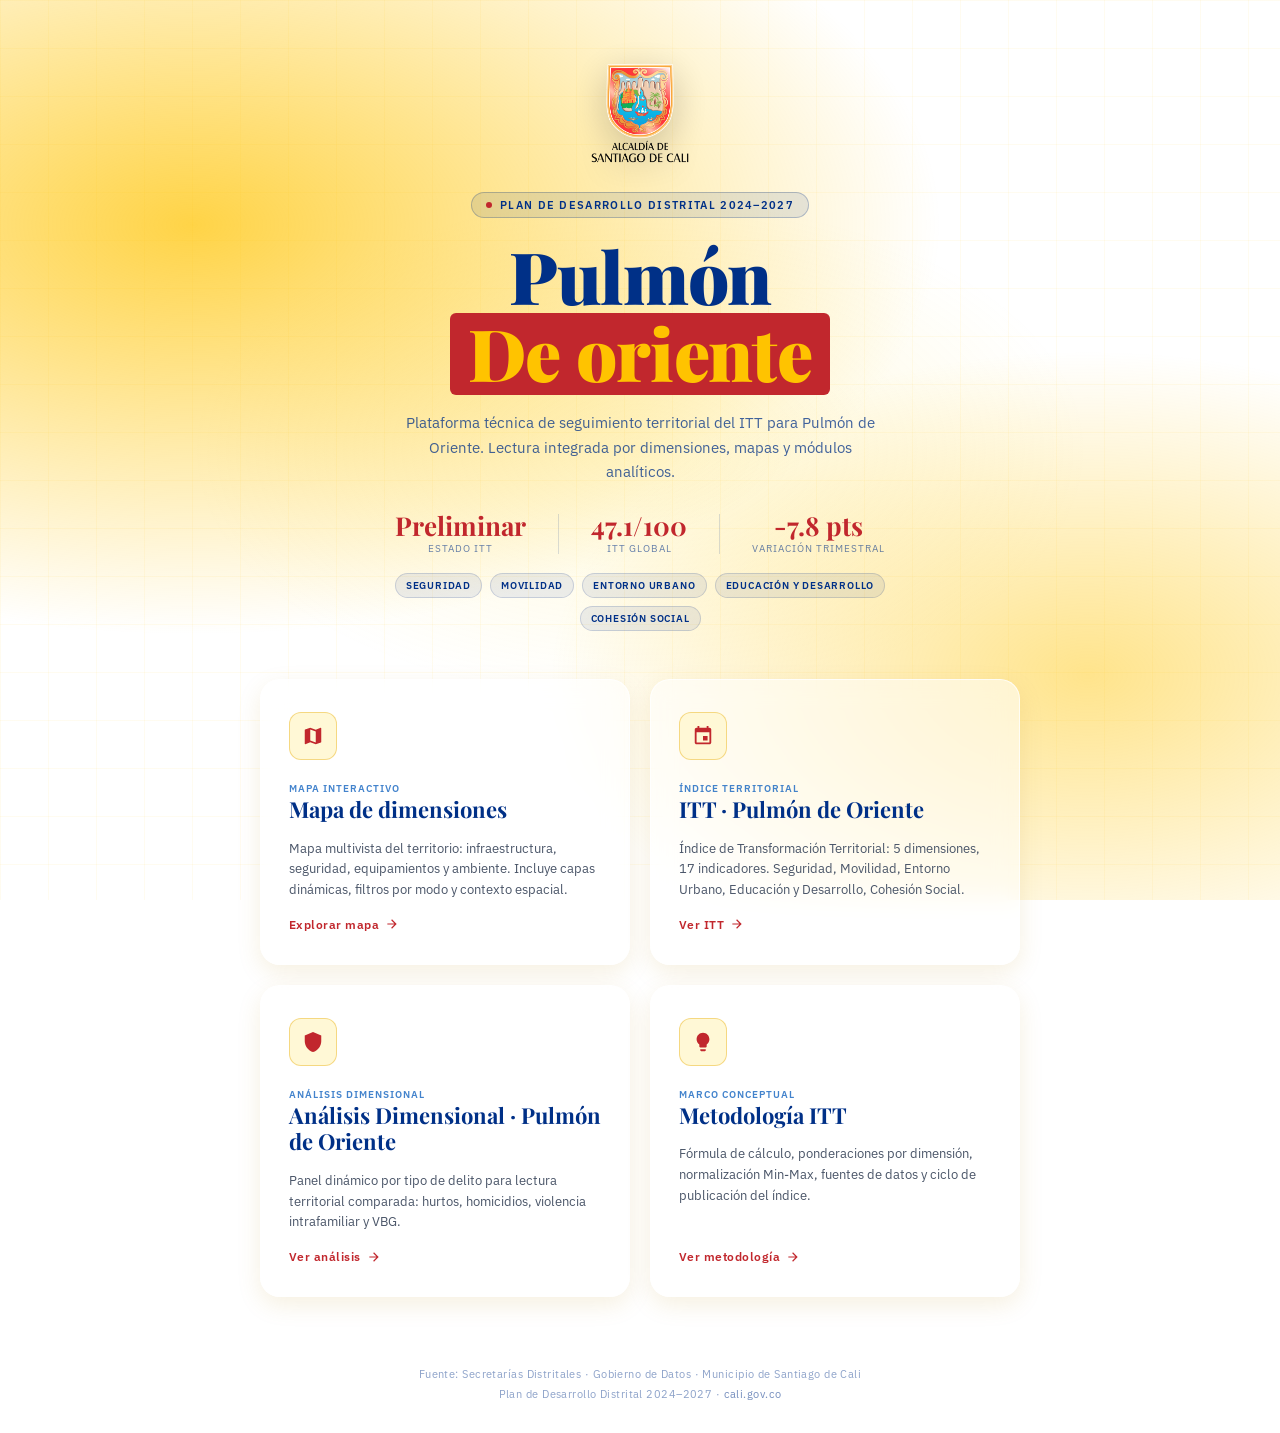
<file: index.html>
<!DOCTYPE html>
<html lang="es">
<head>
  <meta charset="UTF-8">
  <meta name="viewport" content="width=device-width, initial-scale=1.0">
  <title>ITT · Pulmón de Oriente · Plataforma Territorial</title>
  <link href="https://fonts.googleapis.com/css2?family=Playfair+Display:wght@700;900&family=IBM+Plex+Sans:wght@300;400;600&display=swap" rel="stylesheet">
  <link rel="stylesheet" href="assets/css/index.css">
</head>
<body>
  <div class="wrapper">

    <section class="hero">
      <img
        class="alcaldia-logo"
        src="imag/logo_alcaldia.png"
        alt="Escudo Alcaldía de Santiago de Cali"
      />
      <div class="badge">
        <div class="badge-dot"></div>
        Plan de Desarrollo Distrital 2024–2027
      </div>
      <h1>Pulmón<br><span>De oriente</span></h1>
      <p class="subtitle">
        Plataforma técnica de seguimiento territorial del ITT para Pulmón de Oriente.
        Lectura integrada por dimensiones, mapas y módulos analíticos.
      </p>
      <div class="kpi-row">
        <div class="kpi">
          <div class="kpi-num" id="kpi-estado">...</div>
          <div class="kpi-lab">Estado ITT</div>
        </div>
        <div class="kpi-sep"></div>
        <div class="kpi">
          <div class="kpi-num" id="kpi-itt-global">...</div>
          <div class="kpi-lab">ITT Global</div>
        </div>
        <div class="kpi-sep"></div>
        <div class="kpi">
          <div class="kpi-num" id="kpi-variacion">...</div>
          <div class="kpi-lab">Variación trimestral</div>
        </div>
      </div>
      <div class="focus-chips">
        <span class="focus-chip">Seguridad</span>
        <span class="focus-chip">Movilidad</span>
        <span class="focus-chip">Entorno Urbano</span>
        <span class="focus-chip">Educación y Desarrollo</span>
        <span class="focus-chip">Cohesión Social</span>
      </div>
    </section>

    <div class="cards">


      <a class="card" href="paginas/pulmon_oriente_mapa_v2.html">
        <div class="card-icon">
          <svg width="22" height="22" viewBox="0 0 24 24" fill="currentColor">
            <path d="M20.5 3l-.16.03L15 5.1 9 3 3.36 4.9c-.21.07-.36.25-.36.48V20.5c0 .28.22.5.5.5l.16-.03L9 18.9l6 2.1 5.64-1.9c.21-.07.36-.25.36-.48V3.5c0-.28-.22-.5-.5-.5zM15 19l-6-2.11V5l6 2.11V19z"/>
          </svg>
        </div>
        <div>
          <div class="card-tag">Mapa interactivo</div>
          <h2>Mapa de dimensiones</h2>
        </div>
        <p id="map-desc">Mapa multivista del territorio: infraestructura, seguridad, equipamientos y ambiente. Incluye capas dinámicas, filtros por modo y contexto espacial.</p>
        <div class="card-cta">
          Explorar mapa
          <svg width="14" height="14" viewBox="0 0 24 24" fill="currentColor"><path d="M12 4l-1.41 1.41L16.17 11H4v2h12.17l-5.58 5.59L12 20l8-8z"/></svg>
        </div>
      </a>

      <a class="card" href="paginas/pulmon_oriente_impacto_v2.html">
  <div class="card-icon">
    <svg width="22" height="22" viewBox="0 0 24 24" fill="currentColor">
      <path d="M17 12h-5v5h5v-5zM16 1v2H8V1H6v2H5c-1.11 0-1.99.9-1.99 2L3 19c0 1.1.89 2 2 2h14c1.1 0 2-.9 2-2V5c0-1.1-.9-2-2-2h-1V1h-2zm3 18H5V8h14v11z"/>
    </svg>
  </div>
  <div>
    <div class="card-tag">Índice Territorial</div>
    <h2>ITT · Pulmón de Oriente</h2>
  </div>
  <p>
    Índice de Transformación Territorial: 5 dimensiones, 17 indicadores. Seguridad, Movilidad, Entorno Urbano, Educación y Desarrollo, Cohesión Social.
  </p>
  <div class="card-cta">
    Ver ITT
    <svg width="14" height="14" viewBox="0 0 24 24" fill="currentColor">
      <path d="M12 4l-1.41 1.41L16.17 11H4v2h12.17l-5.58 5.59L12 20l8-8z"/>
    </svg>
  </div>
</a>

      <a class="card" href="paginas/pulmon_oriente_seguridad.html">
        <div class="card-icon">
          <svg width="22" height="22" viewBox="0 0 24 24" fill="currentColor">
            <path d="M12 1L3 5v6c0 5.55 3.84 10.74 9 12 5.16-1.26 9-6.45 9-12V5l-9-4z"/>
          </svg>
        </div>
        <div>
          <div class="card-tag">Análisis Dimensional</div>
          <h2>Análisis Dimensional · Pulmón de Oriente</h2>
        </div>
        <p>Panel dinámico por tipo de delito para lectura territorial comparada: hurtos, homicidios, violencia intrafamiliar y VBG.</p>
        <div class="card-cta">
          Ver análisis
          <svg width="14" height="14" viewBox="0 0 24 24" fill="currentColor"><path d="M12 4l-1.41 1.41L16.17 11H4v2h12.17l-5.58 5.59L12 20l8-8z"/></svg>
        </div>
      </a>

      <a class="card" href="paginas/pulmon_oriente_metodologia.html">
        <div class="card-icon">
          <svg width="22" height="22" viewBox="0 0 24 24" fill="currentColor">
            <path d="M9 21c0 .55.45 1 1 1h4c.55 0 1-.45 1-1v-1H9v1zm3-19C8.14 2 5 5.14 5 9c0 2.38 1.19 4.47 3 5.74V17c0 .55.45 1 1 1h6c.55 0 1-.45 1-1v-2.26c1.81-1.27 3-3.36 3-5.74 0-3.86-3.14-7-7-7z"/>
          </svg>
        </div>
        <div>
          <div class="card-tag">Marco conceptual</div>
          <h2>Metodología ITT</h2>
        </div>
        <p>Fórmula de cálculo, ponderaciones por dimensión, normalización Min-Max, fuentes de datos y ciclo de publicación del índice.</p>
        <div class="card-cta">
          Ver metodología
          <svg width="14" height="14" viewBox="0 0 24 24" fill="currentColor"><path d="M12 4l-1.41 1.41L16.17 11H4v2h12.17l-5.58 5.59L12 20l8-8z"/></svg>
        </div>
      </a>

      <!--
      <a class="card" href="paginas/intervenciones_v1.html">
        <div class="card-icon">
          <svg width="22" height="22" viewBox="0 0 24 24" fill="currentColor">
            <path d="M19 3H5c-1.1 0-2 .9-2 2v14c0 1.1.9 2 2 2h14c1.1 0 2-.9 2-2V5c0-1.1-.9-2-2-2zm-7 14H7v-2h5v2zm5-4H7v-2h10v2zm0-4H7V7h10v2z"/>
          </svg>
        </div>
        <div>
          <div class="card-tag">Dashboard ciudad completa</div>
          <h2>Intervenciones Distritales</h2>
        </div>
        <p>Vista distrital de intervenciones con filtros operativos y componentes de seguimiento para análisis transversal de gestión.</p>
        <div class="card-cta">
          Ver intervenciones
          <svg width="14" height="14" viewBox="0 0 24 24" fill="currentColor"><path d="M12 4l-1.41 1.41L16.17 11H4v2h12.17l-5.58 5.59L12 20l8-8z"/></svg>
        </div>
      </a>
      -->

    </div>
  </div>

  <footer>
    Fuente: Secretarías Distritales · Gobierno de Datos · Municipio de Santiago de Cali<br>
    Plan de Desarrollo Distrital 2024–2027 ·
    <a href="https://www.cali.gov.co" target="_blank" rel="noopener">cali.gov.co</a>
  </footer>

  <script src="assets/js/index.js"></script>
</body>
</html>
</file>
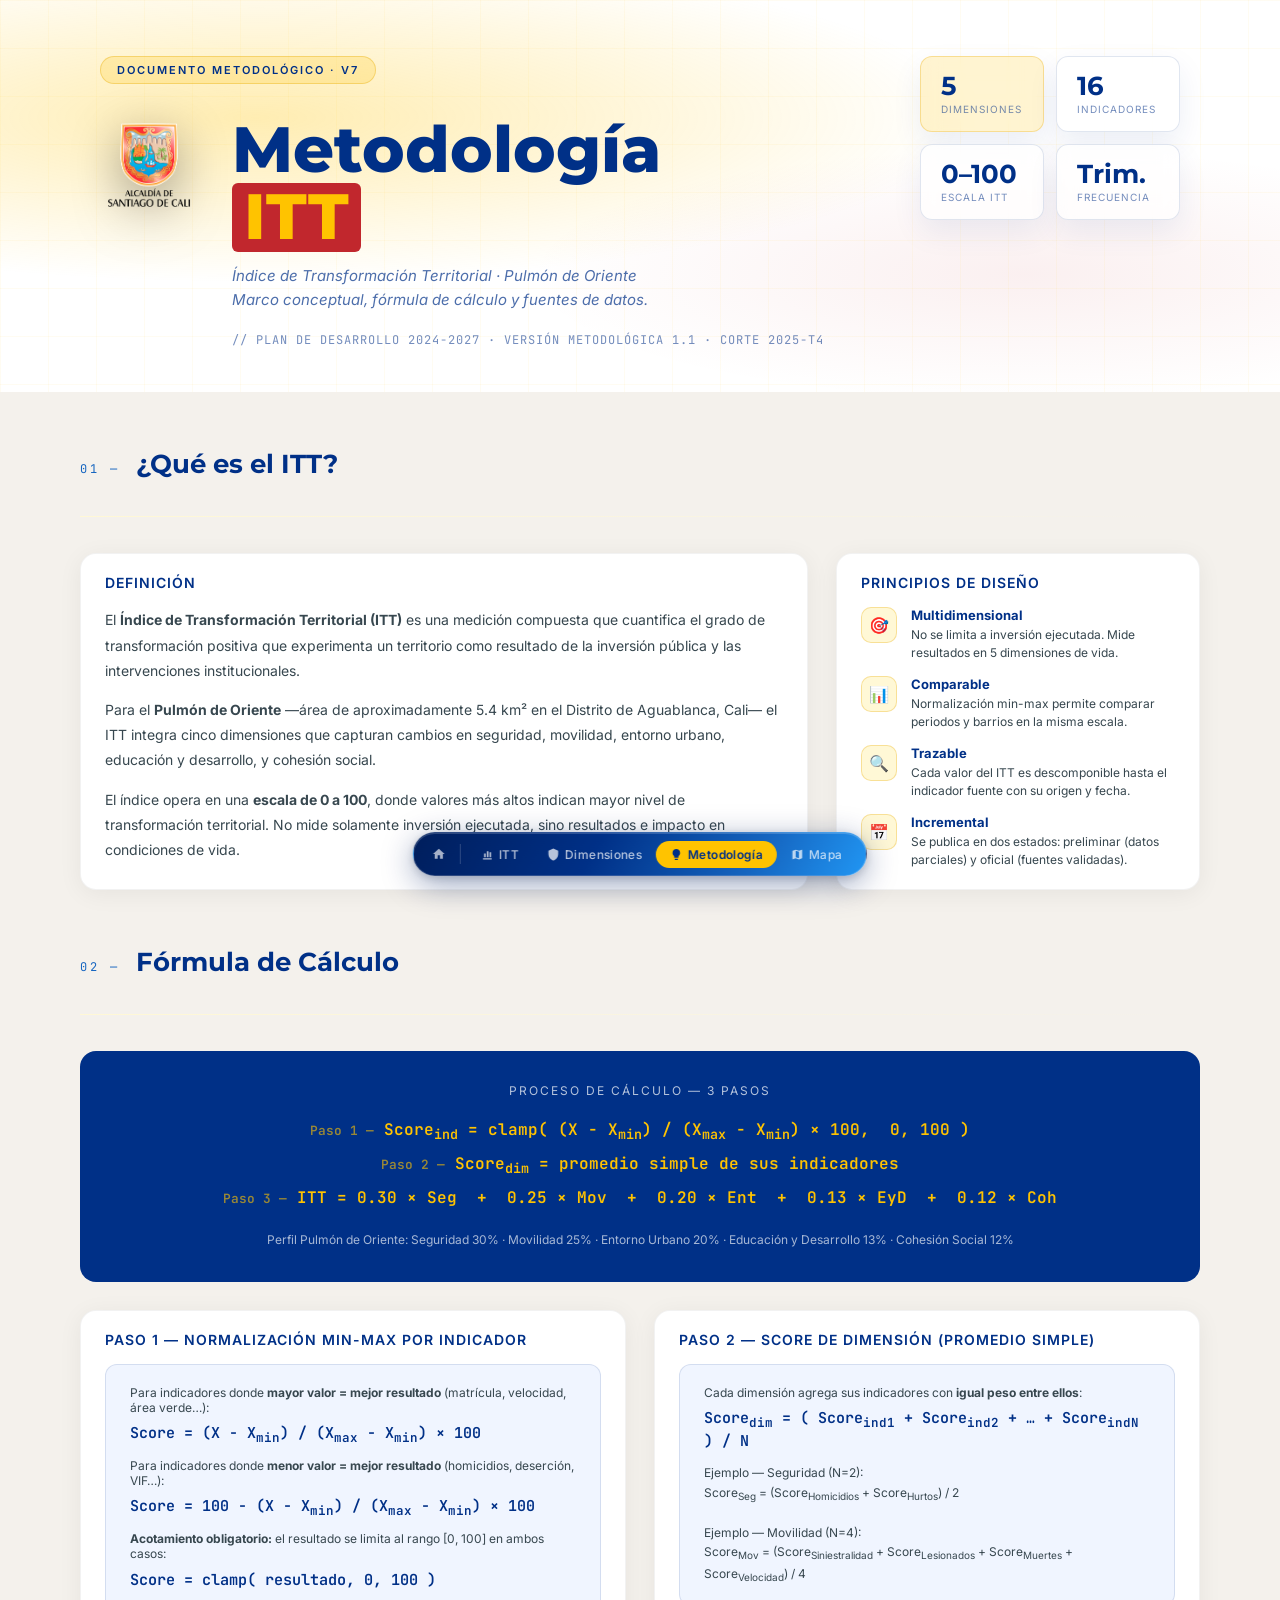
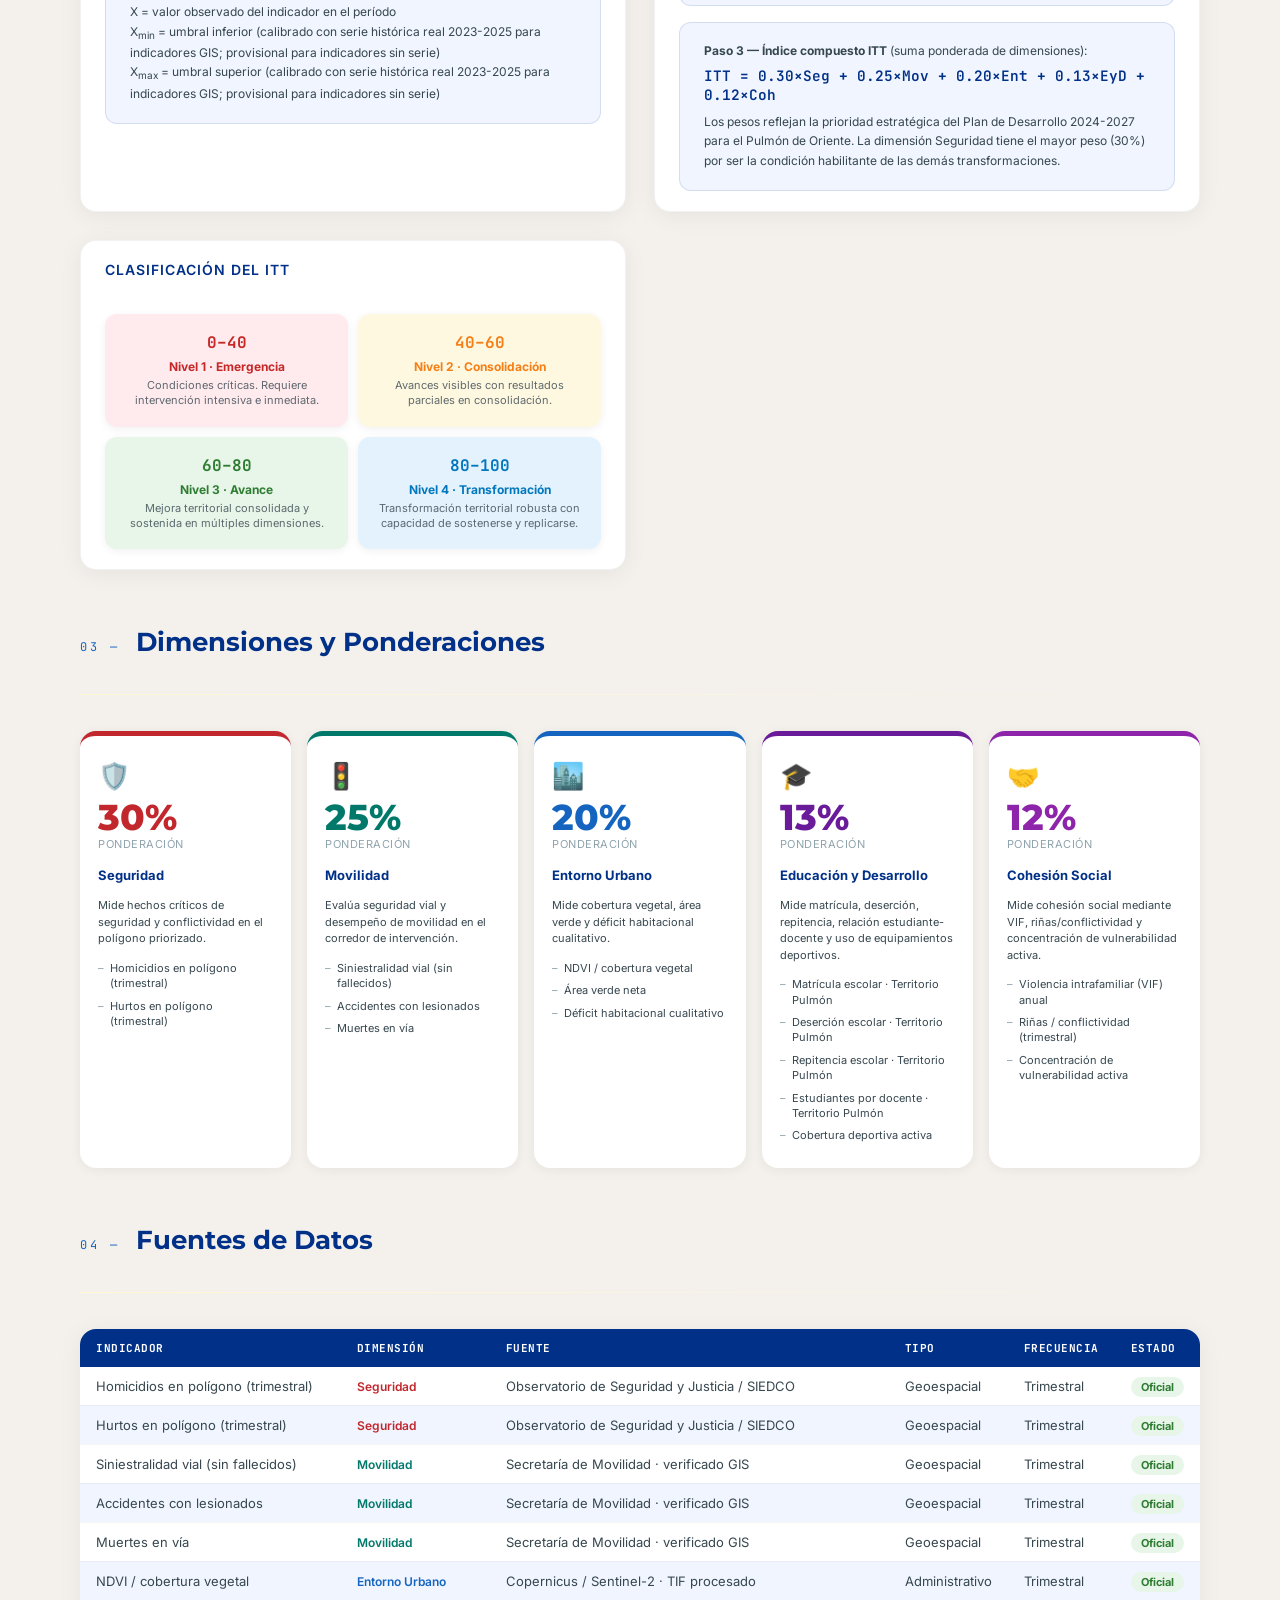
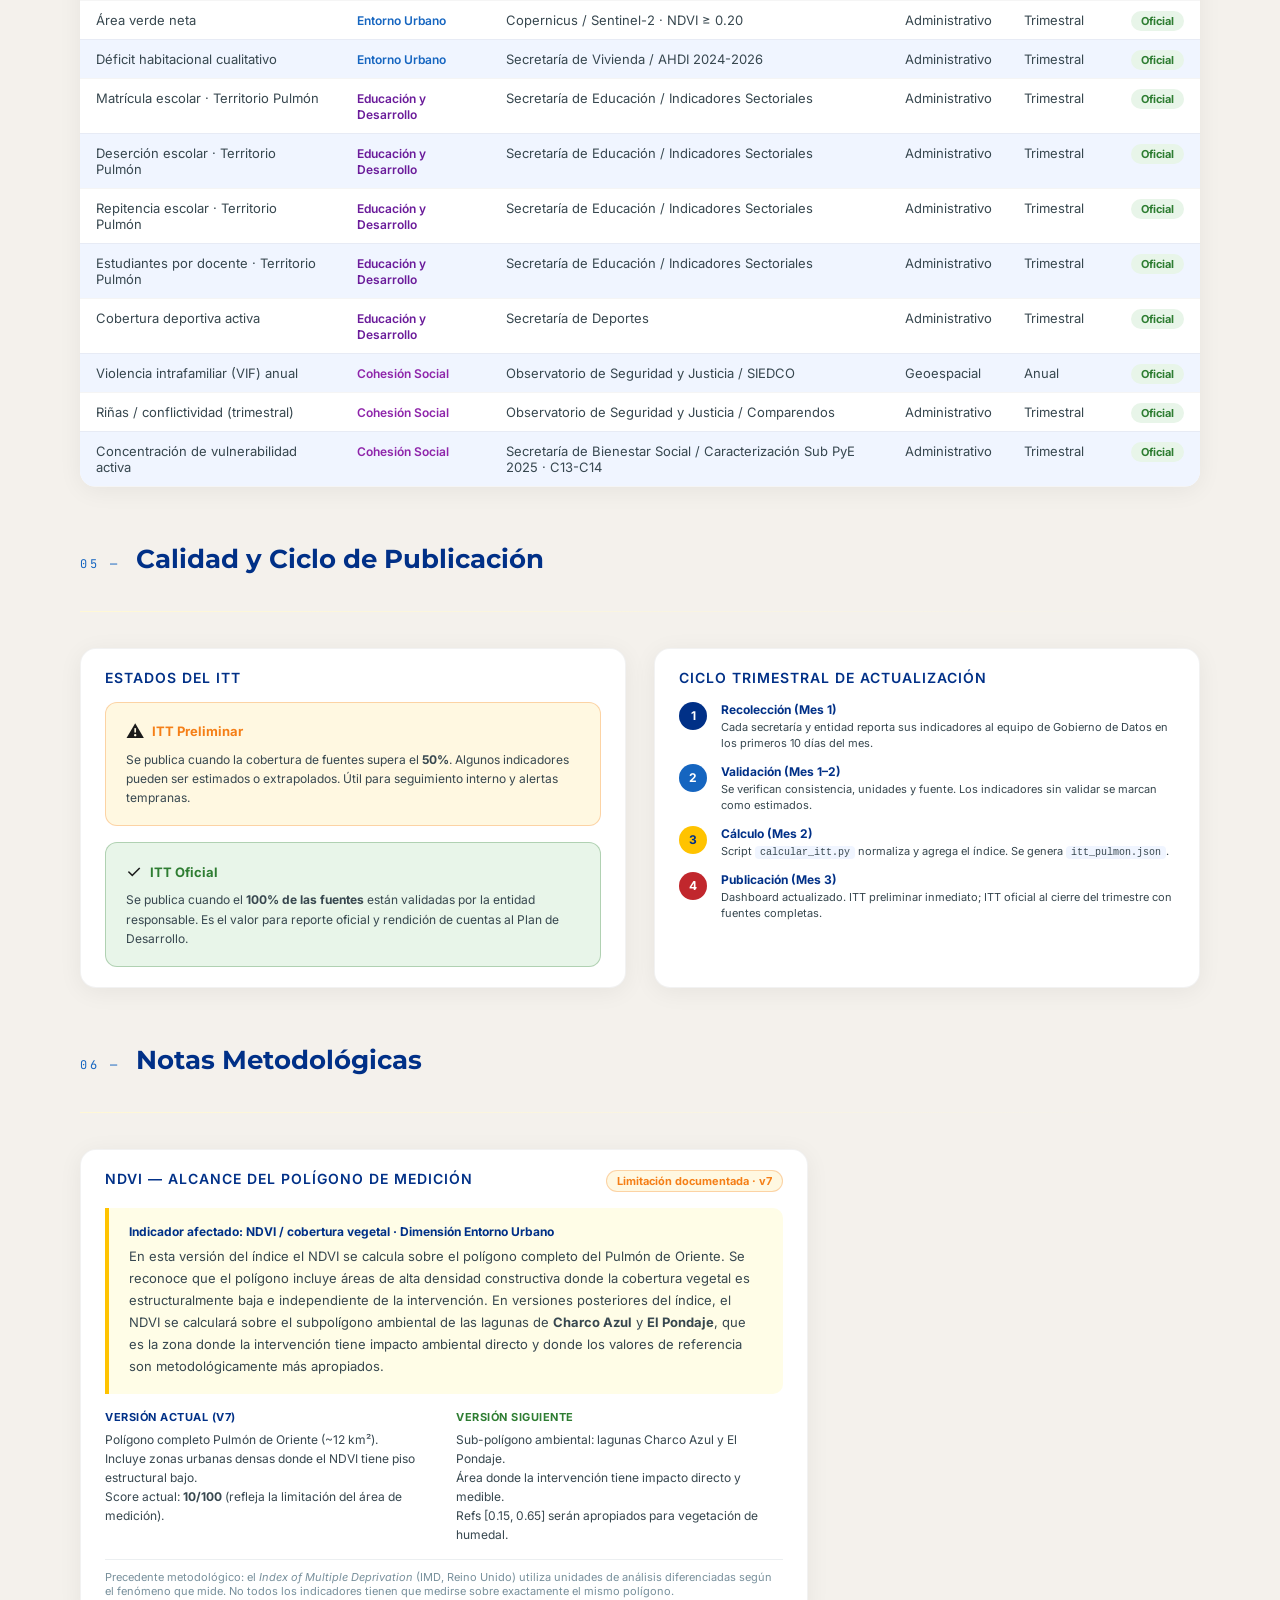
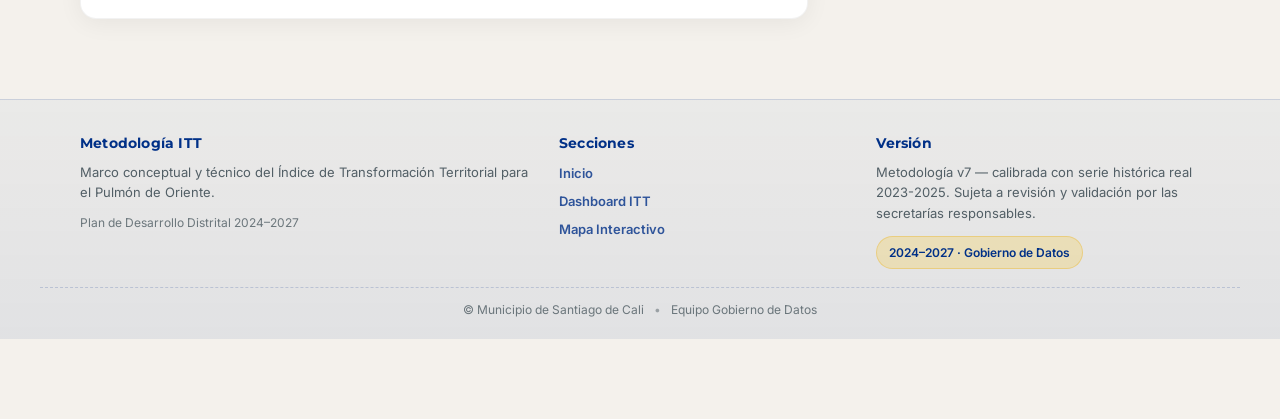
<file: paginas/pulmon_oriente_metodologia.html>
<!DOCTYPE html>
<html lang="es">
<head>
  <meta charset="UTF-8">
  <meta name="viewport" content="width=device-width, initial-scale=1.0">
  <title>Metodología ITT · Pulmón de Oriente · Cali 2024–2027</title>
  <link href="https://fonts.googleapis.com/css2?family=Inter:wght@300;400;500;600&family=Montserrat:wght@600;700;800&family=JetBrains+Mono:wght@400;600&display=swap" rel="stylesheet">
  <link rel="stylesheet" href="../assets/css/informe.css">
  <link rel="stylesheet" href="../assets/css/itt.css">
</head>
<body>

<!-- HERO -->
<header class="hero">
  <div class="hero-bg-art"></div>
  <div class="hero-inner" style="grid-template-columns:1fr auto">
    <div>
      <div class="hero-tag">Documento metodológico · v7</div>
      <div class="hero-brand">
        <img class="hero-logo" src="../imag/logo_alcaldia.png" alt="Escudo Alcaldía de Santiago de Cali">
        <div class="hero-brand-text">
          <h1>Metodología<br><span>ITT</span></h1>
          <p class="hero-sub">Índice de Transformación Territorial · Pulmón de Oriente<br>Marco conceptual, fórmula de cálculo y fuentes de datos.</p>
          <p class="hero-date">// PLAN DE DESARROLLO 2024–2027 · VERSIÓN METODOLÓGICA 1.0</p>
        </div>
      </div>
    </div>
    <div class="hero-kpi-grid">
      <div class="hero-kpi accent">
        <div class="hero-kpi-val" id="hero-kpi-dims">5</div>
        <div class="hero-kpi-lbl">Dimensiones</div>
      </div>
      <div class="hero-kpi">
        <div class="hero-kpi-val" id="hero-kpi-inds">20</div>
        <div class="hero-kpi-lbl">Indicadores</div>
      </div>
      <div class="hero-kpi">
        <div class="hero-kpi-val">0–100</div>
        <div class="hero-kpi-lbl">Escala ITT</div>
      </div>
      <div class="hero-kpi">
        <div class="hero-kpi-val" id="hero-kpi-freq">Trim.</div>
        <div class="hero-kpi-lbl">Frecuencia</div>
      </div>
    </div>
  </div>
</header>

<!-- 01 QUÉ ES EL ITT -->
<section class="section">
  <div class="container">
    <div class="section-header"><span class="section-num">01 —</span><h2>¿Qué es el ITT?</h2></div>
    <div class="divider"></div>
    <div class="charts-grid wide">
      <div class="chart-card">
        <div class="chart-card-header"><div class="chart-card-title">Definición</div></div>
        <div class="chart-body" style="font-size:14px;color:#37474F;line-height:1.8">
          <p style="margin-bottom:14px">El <strong>Índice de Transformación Territorial (ITT)</strong> es una medición compuesta que cuantifica el grado de transformación positiva que experimenta un territorio como resultado de la inversión pública y las intervenciones institucionales.</p>
          <p style="margin-bottom:14px">Para el <strong>Pulmón de Oriente</strong> —área de aproximadamente 5.4 km² en el Distrito de Aguablanca, Cali— el ITT integra cinco dimensiones que capturan cambios en seguridad, movilidad, entorno urbano, educación y desarrollo, y cohesión social.</p>
          <p>El índice opera en una <strong>escala de 0 a 100</strong>, donde valores más altos indican mayor nivel de transformación territorial. No mide solamente inversión ejecutada, sino resultados e impacto en condiciones de vida.</p>
        </div>
      </div>
      <div class="chart-card">
        <div class="chart-card-header"><div class="chart-card-title">Principios de Diseño</div></div>
        <div class="chart-body">
          <div style="display:flex;flex-direction:column;gap:14px">
            <div style="display:flex;gap:14px;align-items:flex-start">
              <div style="width:36px;height:36px;border-radius:10px;background:#FFF8D6;border:1px solid rgba(230,168,0,.3);display:flex;align-items:center;justify-content:center;flex-shrink:0;font-size:16px">🎯</div>
              <div><div style="font-size:13px;font-weight:700;color:#003087;margin-bottom:3px">Multidimensional</div><div style="font-size:12px;color:#37474F;line-height:1.5">No se limita a inversión ejecutada. Mide resultados en 5 dimensiones de vida.</div></div>
            </div>
            <div style="display:flex;gap:14px;align-items:flex-start">
              <div style="width:36px;height:36px;border-radius:10px;background:#FFF8D6;border:1px solid rgba(230,168,0,.3);display:flex;align-items:center;justify-content:center;flex-shrink:0;font-size:16px">📊</div>
              <div><div style="font-size:13px;font-weight:700;color:#003087;margin-bottom:3px">Comparable</div><div style="font-size:12px;color:#37474F;line-height:1.5">Normalización min-max permite comparar periodos y barrios en la misma escala.</div></div>
            </div>
            <div style="display:flex;gap:14px;align-items:flex-start">
              <div style="width:36px;height:36px;border-radius:10px;background:#FFF8D6;border:1px solid rgba(230,168,0,.3);display:flex;align-items:center;justify-content:center;flex-shrink:0;font-size:16px">🔍</div>
              <div><div style="font-size:13px;font-weight:700;color:#003087;margin-bottom:3px">Trazable</div><div style="font-size:12px;color:#37474F;line-height:1.5">Cada valor del ITT es descomponible hasta el indicador fuente con su origen y fecha.</div></div>
            </div>
            <div style="display:flex;gap:14px;align-items:flex-start">
              <div style="width:36px;height:36px;border-radius:10px;background:#FFF8D6;border:1px solid rgba(230,168,0,.3);display:flex;align-items:center;justify-content:center;flex-shrink:0;font-size:16px">📅</div>
              <div><div style="font-size:13px;font-weight:700;color:#003087;margin-bottom:3px">Incremental</div><div style="font-size:12px;color:#37474F;line-height:1.5">Se publica en dos estados: preliminar (datos parciales) y oficial (fuentes validadas).</div></div>
            </div>
          </div>
        </div>
      </div>
    </div>
  </div>
</section>

<!-- 02 FÓRMULA -->
<section class="section pt-0">
  <div class="container">
    <div class="section-header"><span class="section-num">02 —</span><h2>Fórmula de Cálculo</h2></div>
    <div class="divider"></div>

    <div class="metod-formula">
      <div class="metod-formula-title">Proceso de cálculo — 3 pasos</div>
      <div class="metod-formula-eq" style="font-size:1em;line-height:2">
        <span style="opacity:.6;font-size:.8em">Paso 1 —</span> Score<sub>ind</sub> = clamp( (X − X<sub>min</sub>) / (X<sub>max</sub> − X<sub>min</sub>) × 100, &nbsp;0, 100 )<br>
        <span style="opacity:.6;font-size:.8em">Paso 2 —</span> Score<sub>dim</sub> = promedio simple de sus indicadores<br>
        <span style="opacity:.6;font-size:.8em">Paso 3 —</span> ITT = 0.30 × Seg &nbsp;+&nbsp; 0.25 × Mov &nbsp;+&nbsp; 0.20 × Ent &nbsp;+&nbsp; 0.13 × EyD &nbsp;+&nbsp; 0.12 × Coh
      </div>
      <div class="metod-formula-note" id="perfil-pesos-linea">
        Perfil Pulmón de Oriente: Seguridad 30% · Movilidad 25% · Entorno Urbano 20% · Educación y Desarrollo 13% · Cohesión Social 12% &nbsp;·&nbsp; Σ pesos = 1.0
      </div>
    </div>

    <div class="charts-grid" style="margin-top:28px">
      <div class="chart-card">
        <div class="chart-card-header"><div class="chart-card-title">Paso 1 — Normalización Min-Max por indicador</div></div>
        <div class="chart-body">
          <div class="metod-norm-box">
            <div style="font-size:12px;color:#37474F;margin-bottom:8px">Para indicadores donde <strong>mayor valor = mejor resultado</strong> (matrícula, velocidad, área verde…):</div>
            <div class="metod-norm-eq">Score = (X − X<sub>min</sub>) / (X<sub>max</sub> − X<sub>min</sub>) × 100</div>
            <div style="font-size:12px;color:#37474F;margin-top:12px;margin-bottom:8px">Para indicadores donde <strong>menor valor = mejor resultado</strong> (homicidios, deserción, VIF…):</div>
            <div class="metod-norm-eq">Score = 100 − (X − X<sub>min</sub>) / (X<sub>max</sub> − X<sub>min</sub>) × 100</div>
            <div style="font-size:12px;color:#37474F;margin-top:12px;margin-bottom:8px"><strong>Acotamiento obligatorio:</strong> el resultado se limita al rango [0, 100] en ambos casos:</div>
            <div class="metod-norm-eq" style="font-size:.95em">Score = clamp( resultado, 0, 100 )</div>
            <div class="metod-norm-desc" style="margin-top:12px">
              X = valor observado del indicador en el período<br>
              X<sub>min</sub> = umbral inferior (calibrado con serie histórica real 2023-2025 para indicadores GIS; provisional para indicadores sin serie)<br>
              X<sub>max</sub> = umbral superior (calibrado con serie histórica real 2023-2025 para indicadores GIS; provisional para indicadores sin serie)
            </div>
          </div>
        </div>
      </div>
      <div class="chart-card">
        <div class="chart-card-header"><div class="chart-card-title">Paso 2 — Score de dimensión (promedio simple)</div></div>
        <div class="chart-body">
          <div class="metod-norm-box">
            <div style="font-size:12px;color:#37474F;margin-bottom:8px">Cada dimensión agrega sus indicadores con <strong>igual peso entre ellos</strong>:</div>
            <div class="metod-norm-eq">Score<sub>dim</sub> = ( Score<sub>ind1</sub> + Score<sub>ind2</sub> + … + Score<sub>indN</sub> ) / N</div>
            <div class="metod-norm-desc" style="margin-top:12px">
              Ejemplo — Seguridad (N=2):<br>
              Score<sub>Seg</sub> = (Score<sub>Homicidios</sub> + Score<sub>Hurtos</sub>) / 2<br><br>
              Ejemplo — Movilidad (N=4):<br>
              Score<sub>Mov</sub> = (Score<sub>Siniestralidad</sub> + Score<sub>Lesionados</sub> + Score<sub>Muertes</sub> + Score<sub>Velocidad</sub>) / 4
            </div>
          </div>
          <div style="margin-top:16px" class="metod-norm-box">
            <div style="font-size:12px;color:#37474F;margin-bottom:8px"><strong>Paso 3 — Índice compuesto ITT</strong> (suma ponderada de dimensiones):</div>
            <div class="metod-norm-eq" style="font-size:.9em">ITT = 0.30×Seg + 0.25×Mov + 0.20×Ent + 0.13×EyD + 0.12×Coh</div>
            <div class="metod-norm-desc" style="margin-top:8px">
              Los pesos reflejan la prioridad estratégica del Plan de Desarrollo 2024-2027 para el Pulmón de Oriente. La dimensión Seguridad tiene el mayor peso (30%) por ser la condición habilitante de las demás transformaciones.
            </div>
          </div>
        </div>
      </div>
      <div class="chart-card">
        <div class="chart-card-header"><div class="chart-card-title">Clasificación del ITT</div></div>
        <div class="chart-body">
          <div class="clasif-grid" style="grid-template-columns:1fr 1fr;gap:10px">
            <div class="clasif-card" style="background:#FFEBEE">
              <div class="clasif-rango" style="color:#C62828">0–40</div>
              <div class="clasif-label" style="color:#C62828">Nivel 1 · Emergencia</div>
              <div class="clasif-desc" style="color:#37474F">Condiciones críticas. Requiere intervención intensiva e inmediata.</div>
            </div>
            <div class="clasif-card" style="background:#FFF8E1">
              <div class="clasif-rango" style="color:#F57F17">40–60</div>
              <div class="clasif-label" style="color:#F57F17">Nivel 2 · Consolidación</div>
              <div class="clasif-desc" style="color:#37474F">Avances visibles con resultados parciales en consolidación.</div>
            </div>
            <div class="clasif-card" style="background:#E8F5E9">
              <div class="clasif-rango" style="color:#2E7D32">60–80</div>
              <div class="clasif-label" style="color:#2E7D32">Nivel 3 · Avance</div>
              <div class="clasif-desc" style="color:#37474F">Mejora territorial consolidada y sostenida en múltiples dimensiones.</div>
            </div>
            <div class="clasif-card" style="background:#E3F2FD">
              <div class="clasif-rango" style="color:#0277BD">80–100</div>
              <div class="clasif-label" style="color:#0277BD">Nivel 4 · Transformación</div>
              <div class="clasif-desc" style="color:#37474F">Transformación territorial robusta con capacidad de sostenerse y replicarse.</div>
            </div>
          </div>
        </div>
      </div>
    </div>
  </div>
</section>

<!-- 03 DIMENSIONES -->
<section class="section pt-0">
  <div class="container">
    <div class="section-header"><span class="section-num">03 —</span><h2>Dimensiones y Ponderaciones</h2></div>
    <div class="divider"></div>
    <div class="metod-dim-grid" id="metod-dim-grid"></div>
  </div>
</section>

<!-- 04 FUENTES -->
<section class="section pt-0">
  <div class="container">
    <div class="section-header"><span class="section-num">04 —</span><h2>Fuentes de Datos</h2></div>
    <div class="divider"></div>
    <div class="metod-table-wrap">
      <table class="metod-table">
        <thead>
          <tr>
            <th>Indicador</th>
            <th>Dimensión</th>
            <th>Fuente</th>
            <th>Tipo</th>
            <th>Frecuencia</th>
            <th>Estado</th>
          </tr>
        </thead>
        <tbody id="fuentes-tbody"></tbody>
      </table>
    </div>
  </div>
</section>

<!-- 05 CALIDAD -->
<section class="section pt-0">
  <div class="container">
    <div class="section-header"><span class="section-num">05 —</span><h2>Calidad y Ciclo de Publicación</h2></div>
    <div class="divider"></div>
    <div class="charts-grid">
      <div class="chart-card">
        <div class="chart-card-header"><div class="chart-card-title">Estados del ITT</div></div>
        <div class="chart-body" style="display:flex;flex-direction:column;gap:16px">
          <div style="background:#FFF8E1;border:1px solid rgba(245,127,23,.3);border-radius:12px;padding:18px 20px">
            <div style="display:flex;align-items:center;gap:8px;margin-bottom:8px">
              <span style="font-size:18px">⚠</span>
              <span style="font-size:13px;font-weight:700;color:#F57F17">ITT Preliminar</span>
            </div>
            <div style="font-size:12px;color:#37474F;line-height:1.6">Se publica cuando la cobertura de fuentes supera el <strong>50%</strong>. Algunos indicadores pueden ser estimados o extrapolados. Útil para seguimiento interno y alertas tempranas.</div>
          </div>
          <div style="background:#E8F5E9;border:1px solid rgba(46,125,50,.3);border-radius:12px;padding:18px 20px">
            <div style="display:flex;align-items:center;gap:8px;margin-bottom:8px">
              <span style="font-size:18px">✓</span>
              <span style="font-size:13px;font-weight:700;color:#2E7D32">ITT Oficial</span>
            </div>
            <div style="font-size:12px;color:#37474F;line-height:1.6">Se publica cuando el <strong>100% de las fuentes</strong> están validadas por la entidad responsable. Es el valor para reporte oficial y rendición de cuentas al Plan de Desarrollo.</div>
          </div>
        </div>
      </div>
      <div class="chart-card">
        <div class="chart-card-header"><div class="chart-card-title">Ciclo Trimestral de Actualización</div></div>
        <div class="chart-body">
          <div style="display:flex;flex-direction:column;gap:12px">
            <div style="display:flex;gap:14px;align-items:flex-start">
              <div style="width:28px;height:28px;border-radius:50%;background:#003087;color:#fff;display:flex;align-items:center;justify-content:center;font-size:12px;font-weight:700;flex-shrink:0">1</div>
              <div><div style="font-size:12px;font-weight:700;color:#003087;margin-bottom:2px">Recolección (Mes 1)</div><div style="font-size:11px;color:#37474F;line-height:1.5">Cada secretaría y entidad reporta sus indicadores al equipo de Gobierno de Datos en los primeros 10 días del mes.</div></div>
            </div>
            <div style="display:flex;gap:14px;align-items:flex-start">
              <div style="width:28px;height:28px;border-radius:50%;background:#1565C0;color:#fff;display:flex;align-items:center;justify-content:center;font-size:12px;font-weight:700;flex-shrink:0">2</div>
              <div><div style="font-size:12px;font-weight:700;color:#003087;margin-bottom:2px">Validación (Mes 1–2)</div><div style="font-size:11px;color:#37474F;line-height:1.5">Se verifican consistencia, unidades y fuente. Los indicadores sin validar se marcan como estimados.</div></div>
            </div>
            <div style="display:flex;gap:14px;align-items:flex-start">
              <div style="width:28px;height:28px;border-radius:50%;background:#FFC300;color:#003087;display:flex;align-items:center;justify-content:center;font-size:12px;font-weight:700;flex-shrink:0">3</div>
              <div><div style="font-size:12px;font-weight:700;color:#003087;margin-bottom:2px">Cálculo (Mes 2)</div><div style="font-size:11px;color:#37474F;line-height:1.5">Script <code style="background:#F0F5FF;padding:1px 5px;border-radius:4px;font-size:10px">calcular_itt.py</code> normaliza y agrega el índice. Se genera <code style="background:#F0F5FF;padding:1px 5px;border-radius:4px;font-size:10px">itt_pulmon.json</code>.</div></div>
            </div>
            <div style="display:flex;gap:14px;align-items:flex-start">
              <div style="width:28px;height:28px;border-radius:50%;background:#C1272D;color:#fff;display:flex;align-items:center;justify-content:center;font-size:12px;font-weight:700;flex-shrink:0">4</div>
              <div><div style="font-size:12px;font-weight:700;color:#003087;margin-bottom:2px">Publicación (Mes 3)</div><div style="font-size:11px;color:#37474F;line-height:1.5">Dashboard actualizado. ITT preliminar inmediato; ITT oficial al cierre del trimestre con fuentes completas.</div></div>
            </div>
          </div>
        </div>
      </div>
    </div>
  </div>
</section>

<!-- 06 NOTAS METODOLÓGICAS -->
<section class="section pt-0">
  <div class="container">
    <div class="section-header"><span class="section-num">06 —</span><h2>Notas Metodológicas</h2></div>
    <div class="divider"></div>
    <div class="charts-grid wide">

      <div class="chart-card">
        <div class="chart-card-header">
          <div class="chart-card-title">NDVI — Alcance del polígono de medición</div>
          <span style="font-size:11px;background:#FFF8E1;color:#F57F17;padding:3px 10px;border-radius:100px;font-weight:700;border:1px solid rgba(245,127,23,.3)">Limitación documentada · v7</span>
        </div>
        <div class="chart-body">
          <div style="background:#FFFDE7;border-left:4px solid #FFC300;border-radius:0 10px 10px 0;padding:16px 20px;margin-bottom:16px">
            <div style="font-size:12px;font-weight:700;color:#003087;margin-bottom:6px">Indicador afectado: NDVI / cobertura vegetal · Dimensión Entorno Urbano</div>
            <p style="font-size:13px;color:#37474F;line-height:1.7;margin:0">
              En esta versión del índice el NDVI se calcula sobre el polígono completo del Pulmón de Oriente.
              Se reconoce que el polígono incluye áreas de alta densidad constructiva donde la cobertura vegetal
              es estructuralmente baja e independiente de la intervención. En versiones posteriores del índice,
              el NDVI se calculará sobre el subpolígono ambiental de las lagunas de <strong>Charco Azul</strong> y
              <strong>El Pondaje</strong>, que es la zona donde la intervención tiene impacto ambiental directo
              y donde los valores de referencia son metodológicamente más apropiados.
            </p>
          </div>
          <div style="display:flex;gap:24px;flex-wrap:wrap">
            <div style="flex:1;min-width:200px">
              <div style="font-size:11px;font-weight:700;color:#003087;margin-bottom:6px;text-transform:uppercase;letter-spacing:.5px">Versión actual (v7)</div>
              <div style="font-size:12px;color:#37474F;line-height:1.6">
                Polígono completo Pulmón de Oriente (~12 km²).<br>
                Incluye zonas urbanas densas donde el NDVI tiene piso estructural bajo.<br>
                Score actual: <strong>10/100</strong> (refleja la limitación del área de medición).
              </div>
            </div>
            <div style="flex:1;min-width:200px">
              <div style="font-size:11px;font-weight:700;color:#2E7D32;margin-bottom:6px;text-transform:uppercase;letter-spacing:.5px">Versión siguiente</div>
              <div style="font-size:12px;color:#37474F;line-height:1.6">
                Sub-polígono ambiental: lagunas Charco Azul y El Pondaje.<br>
                Área donde la intervención tiene impacto directo y medible.<br>
                Refs [0.15, 0.65] serán apropiados para vegetación de humedal.
              </div>
            </div>
          </div>
          <div style="margin-top:14px;font-size:11px;color:#78909C;border-top:1px solid #ECEFF1;padding-top:10px">
            Precedente metodológico: el <em>Index of Multiple Deprivation</em> (IMD, Reino Unido) utiliza unidades de análisis diferenciadas según el fenómeno que mide. No todos los indicadores tienen que medirse sobre exactamente el mismo polígono.
          </div>
        </div>
      </div>

    </div>
  </div>
</section>

<!-- NAV -->
<nav class="page-switcher" aria-label="Navegación">
  <a class="switcher-home" href="../index.html" title="Inicio">
    <svg width="14" height="14" viewBox="0 0 24 24" fill="currentColor"><path d="M10 20v-6h4v6h5v-8h3L12 3 2 12h3v8z"/></svg>
  </a>
  <div class="switcher-divider"></div>
  <a class="switcher-btn" href="pulmon_oriente_impacto_v2.html">
    <svg width="13" height="13" viewBox="0 0 24 24" fill="currentColor"><path d="M4 19h16v2H4zM6 10h3v7H6zm5-4h3v11h-3zm5 2h3v9h-3z"/></svg>
    ITT
  </a>
  <a class="switcher-btn" href="pulmon_oriente_seguridad.html">
    <svg width="13" height="13" viewBox="0 0 24 24" fill="currentColor"><path d="M12 1L3 5v6c0 5.55 3.84 10.74 9 12 5.16-1.26 9-6.45 9-12V5l-9-4z"/></svg>
    Dimensiones
  </a>
  <a class="switcher-btn active" href="pulmon_oriente_metodologia.html" aria-current="page">
    <svg width="13" height="13" viewBox="0 0 24 24" fill="currentColor"><path d="M9 21c0 .55.45 1 1 1h4c.55 0 1-.45 1-1v-1H9v1zm3-19C8.14 2 5 5.14 5 9c0 2.38 1.19 4.47 3 5.74V17c0 .55.45 1 1 1h6c.55 0 1-.45 1-1v-2.26c1.81-1.27 3-3.36 3-5.74 0-3.86-3.14-7-7-7z"/></svg>
    Metodología
  </a>
  <a class="switcher-btn" href="pulmon_oriente_mapa_v2.html">
    <svg width="13" height="13" viewBox="0 0 24 24" fill="currentColor"><path d="M20.5 3l-.16.03L15 5.1 9 3 3.36 4.9c-.21.07-.36.25-.36.48V20.5c0 .28.22.5.5.5l.16-.03L9 18.9l6 2.1 5.64-1.9c.21-.07.36-.25.36-.48V3.5c0-.28-.22-.5-.5-.5zM15 19l-6-2.11V5l6 2.11V19z"/></svg>
    Mapa
  </a>
</nav>

<footer class="site-footer">
  <div class="footer-inner">
    <div class="footer-col">
      <div class="footer-title">Metodología ITT</div>
      <p class="footer-text">Marco conceptual y técnico del Índice de Transformación Territorial para el Pulmón de Oriente.</p>
      <div class="footer-meta">Plan de Desarrollo Distrital 2024–2027</div>
    </div>
    <div class="footer-col">
      <div class="footer-title">Secciones</div>
      <ul class="footer-links">
        <li><a href="../index.html">Inicio</a></li>
        <li><a href="pulmon_oriente_impacto_v2.html">Dashboard ITT</a></li>
        <li><a href="pulmon_oriente_mapa_v2.html">Mapa Interactivo</a></li>
      </ul>
    </div>
    <div class="footer-col">
      <div class="footer-title">Versión</div>
      <p class="footer-text">Metodología v7 — calibrada con serie histórica real 2023-2025. Sujeta a revisión y validación por las secretarías responsables.</p>
      <div class="footer-badge">2024–2027 · Gobierno de Datos</div>
    </div>
  </div>
  <div class="footer-bottom">
    <span>© Municipio de Santiago de Cali</span>
    <span class="footer-sep">•</span>
    <span>Equipo Gobierno de Datos</span>
  </div>
</footer>

<script>
(async () => {
  const grid = document.getElementById('metod-dim-grid');
  const tbody = document.getElementById('fuentes-tbody');
  const kpiDims = document.getElementById('hero-kpi-dims');
  const kpiInds = document.getElementById('hero-kpi-inds');
  const kpiFreq = document.getElementById('hero-kpi-freq');
  const heroDate = document.querySelector('.hero-date');
  const perfilPesos = document.getElementById('perfil-pesos-linea');

  const DIM_META = {
    seguridad: {
      icono: '🛡️',
      desc: 'Mide hechos críticos de seguridad y conflictividad en el polígono priorizado.'
    },
    movilidad: {
      icono: '🚦',
      desc: 'Evalúa seguridad vial y desempeño de movilidad en el corredor de intervención.'
    },
    entorno_urbano: {
      icono: '🏙️',
      desc: 'Mide cobertura vegetal, área verde y déficit habitacional cualitativo.'
    },
    educacion_desarrollo: {
      icono: '🎓',
      desc: 'Mide matrícula, deserción, repitencia, relación estudiante-docente y uso de equipamientos deportivos.'
    },
    cohesion_social: {
      icono: '🤝',
      desc: 'Mide cohesión social mediante VIF, riñas/conflictividad y concentración de vulnerabilidad activa.'
    }
  };

  function inferTipo(indicador) {
    const fuente = (indicador.fuente || '').toLowerCase();
    if (fuente.includes('encuesta')) return 'Encuesta';
    if (
      fuente.includes('gis') ||
      fuente.includes('geo') ||
      fuente.includes('siedco') ||
      fuente.includes('metrocali') ||
      fuente.includes('polic')
    ) return 'Geoespacial';
    return 'Administrativo';
  }

  function inferFrecuencia(indicador) {
    const nombre = (indicador.nombre || '').toLowerCase();
    const fuente = (indicador.fuente || '').toLowerCase();
    if (nombre.includes('anual')) return 'Anual';
    if (nombre.includes('semestral')) return 'Semestral';
    if (nombre.includes('mensual')) return 'Mensual';
    if (nombre.includes('trimestral')) return 'Trimestral';
    if (fuente.includes('encuesta')) return 'Semestral';
    return 'Trimestral';
  }

  try {
    const res = await fetch('../data/indices/itt_pulmon.json');
    const D = await res.json();
    const dims = Array.isArray(D.dimensiones) ? D.dimensiones : [];
    const indicadores = dims.flatMap(dim =>
      (dim.indicadores || []).map(ind => ({ ...ind, _dim: dim }))
    );

    kpiDims.textContent = String(dims.length || 5);
    kpiInds.textContent = String(indicadores.length || 0);

    const freqCount = indicadores.reduce((acc, ind) => {
      const f = inferFrecuencia(ind);
      acc[f] = (acc[f] || 0) + 1;
      return acc;
    }, {});
    const dominantFreq = Object.entries(freqCount).sort((a, b) => b[1] - a[1])[0]?.[0] || 'Trimestral';
    kpiFreq.textContent = dominantFreq === 'Trimestral' ? 'Trim.' : dominantFreq;

    if (heroDate && D.meta?.periodo) {
      heroDate.textContent = `// PLAN DE DESARROLLO 2024-2027 · VERSIÓN METODOLÓGICA 1.1 · CORTE ${D.meta.periodo}`;
    }
    if (perfilPesos) {
      const orden = ['seguridad', 'movilidad', 'entorno_urbano', 'educacion_desarrollo', 'cohesion_social'];
      const txt = orden
        .map(id => {
          const dim = dims.find(d => d.id === id);
          if (!dim) return null;
          return `${dim.nombre} ${(dim.peso * 100).toFixed(0)}%`;
        })
        .filter(Boolean)
        .join(' · ');
      if (txt) {
        perfilPesos.textContent = `Perfil Pulmón de Oriente: ${txt}`;
      }
    }

    dims.forEach(dim => {
      const meta = DIM_META[dim.id] || {};
      const icono = meta.icono || '📊';
      const desc = meta.desc || 'Dimensión del ITT.';
      const color = dim.color || '#90A4AE';
      const peso = typeof dim.peso === 'number' ? dim.peso : 0;
      const indNames = (dim.indicadores || []).map(i => i.nombre);

      const card = document.createElement('div');
      card.className = 'metod-dim-card';
      card.style.borderTopColor = color;
      card.innerHTML = `
        <div style="font-size:26px;margin-bottom:8px">${icono}</div>
        <div class="metod-dim-peso" style="color:${color}">${(peso * 100).toFixed(0)}%</div>
        <div class="metod-dim-peso-lbl">Ponderación</div>
        <div class="metod-dim-nombre">${dim.nombre}</div>
        <div style="font-size:11px;color:#37474F;line-height:1.5;margin-bottom:14px">${desc}</div>
        <ul class="metod-ind-list">
          ${indNames.map(i => `<li>${i}</li>`).join('')}
        </ul>`;
      grid.appendChild(card);
    });

    indicadores.forEach(ind => {
      const dim = ind._dim || {};
      const color = dim.color || '#90A4AE';
      const estado = ind.oficial ? 'Oficial' : 'Estimado';
      const esBg = ind.oficial ? '#E8F5E9' : '#FFF8E1';
      const esCl = ind.oficial ? '#2E7D32' : '#F57F17';
      const tr = document.createElement('tr');
      tr.innerHTML = `
        <td>${ind.nombre}</td>
        <td><span style="color:${color};font-weight:600;font-size:12px">${dim.nombre || 'N/A'}</span></td>
        <td>${ind.fuente || 'N/A'}</td>
        <td>${inferTipo(ind)}</td>
        <td>${inferFrecuencia(ind)}</td>
        <td><span style="background:${esBg};color:${esCl};padding:3px 10px;border-radius:100px;font-size:11px;font-weight:700">${estado}</span></td>`;
      tbody.appendChild(tr);
    });
  } catch (e) {
    grid.innerHTML = '<div class="metod-dim-card" style="grid-column:1/-1;border-top-color:#C1272D"><div class="metod-dim-nombre">Error cargando metodología dinámica</div><div style="font-size:12px;color:#37474F;line-height:1.6">No se pudo cargar <code>data/indices/itt_pulmon.json</code>. Verifica rutas o formato del archivo.</div></div>';
    tbody.innerHTML = '<tr><td colspan="6" style="padding:14px;color:#C1272D;font-weight:600">No se pudieron cargar las fuentes dinámicas.</td></tr>';
  }
})();
</script>

</body>
</html>
</file>
<file: assets/css/index.css>
:root {
  --amarillo:      #FFC300;
  --amarillo-deep: #E6A800;
  --amarillo-pale: #FFF8D6;
  --rojo:          #C1272D;
  --rojo-deep:     #8B0000;
  --azul:          #003087;
  --azul-medio:    #1565C0;
  --azul-light:    #D6E4FF;
  --blanco:        #FAFAF8;
}

*, *::before, *::after { box-sizing: border-box; margin: 0; padding: 0; }
html { scroll-behavior: smooth; }
body {
  font-family: 'IBM Plex Sans', sans-serif;
  background: #ffffff;
  color: var(--azul);
  min-height: 100vh;
  display: flex;
  flex-direction: column;
}

/* ── LOGO ALCALDÍA ── */
.alcaldia-logo {
  width: 130px;
  height: auto;
  display: block;
  margin: 0 auto 14px;
  filter: drop-shadow(0 10px 18px rgba(0,0,0,0.2));
  opacity: 0.95;
}

@media (max-width: 580px) {
  .alcaldia-logo { width: 105px; }
}

/* ── BACKGROUND PATTERN ── */
body::before {
  content: '';
  position: fixed;
  inset: 0;
  background:
    radial-gradient(ellipse 90% 70% at 15% 25%, rgba(255,195,0,0.72) 0%, transparent 65%),
    radial-gradient(ellipse 70% 60% at 85% 75%, rgba(255,195,0,0.45) 0%, transparent 60%),
    radial-gradient(ellipse 50% 40% at 50% 50%, rgba(255,220,50,0.18) 0%, transparent 70%);
  pointer-events: none;
}
body::after {
  content: '';
  position: fixed;
  inset: 0;
  background-image:
    linear-gradient(rgba(255,195,0,0.06) 1px, transparent 1px),
    linear-gradient(90deg, rgba(255,195,0,0.06) 1px, transparent 1px);
  background-size: 48px 48px;
  pointer-events: none;
}

/* ── LAYOUT ── */
.wrapper {
  position: relative;
  z-index: 1;
  flex: 1;
  display: flex;
  flex-direction: column;
  align-items: center;
  justify-content: center;
  padding: 48px 24px;
  gap: 48px;
}

/* ── HERO ── */
.hero { text-align: center; max-width: 640px; }

.badge {
  display: inline-flex;
  align-items: center;
  gap: 8px;
  background: rgba(0,48,135,0.1);
  border: 1px solid rgba(0,48,135,0.25);
  color: var(--azul);
  font-size: 11px;
  font-weight: 600;
  letter-spacing: 0.12em;
  text-transform: uppercase;
  padding: 5px 14px;
  border-radius: 20px;
  margin-bottom: 20px;
}
.badge-dot {
  width: 6px; height: 6px;
  background: var(--rojo);
  border-radius: 50%;
  animation: pulse 2s ease-in-out infinite;
}
@keyframes pulse {
  0%, 100% { opacity: 1; transform: scale(1); }
  50%       { opacity: 0.6; transform: scale(0.85); }
}

h1 {
  font-family: 'Playfair Display', serif;
  font-size: clamp(38px, 7vw, 72px);
  font-weight: 900;
  color: var(--azul);
  line-height: 1.05;
  letter-spacing: -0.02em;
  margin-bottom: 16px;
}
h1 span {
  display: inline-block;
  background: var(--rojo);
  color: var(--amarillo);
  padding: 2px 18px 4px;
  border-radius: 6px;
  letter-spacing: -0.01em;
}

.subtitle {
  font-size: 15px;
  color: rgba(0,48,135,0.75);
  line-height: 1.65;
  max-width: 480px;
  margin: 0 auto 28px;
}

.kpi-row {
  display: flex;
  justify-content: center;
  gap: 32px;
  flex-wrap: wrap;
  margin-bottom: 18px;
}
.kpi { text-align: center; }
.kpi-num {
  font-family: 'Playfair Display', serif;
  font-size: clamp(18px, 5vw, 26px);
  font-weight: 700;
  color: var(--rojo);
  line-height: 1;
  white-space: nowrap;
}
.kpi-lab {
  font-size: 10px;
  color: rgba(0,48,135,0.6);
  text-transform: uppercase;
  letter-spacing: 0.1em;
  margin-top: 3px;
}
.kpi-sep {
  width: 1px; height: 40px;
  background: rgba(0,48,135,0.15);
  align-self: center;
}

.focus-chips {
  display: flex;
  justify-content: center;
  gap: 8px;
  flex-wrap: wrap;
  max-width: 560px;
  margin: 0 auto;
}

.focus-chip {
  font-size: 10px;
  font-weight: 600;
  letter-spacing: 0.08em;
  text-transform: uppercase;
  color: var(--azul);
  background: rgba(0,48,135,0.08);
  border: 1px solid rgba(0,48,135,0.16);
  border-radius: 999px;
  padding: 5px 10px;
}

/* ── CARDS ── */
.cards {
  display: grid;
  grid-template-columns: 1fr 1fr;
  gap: 20px;
  width: 100%;
  max-width: 760px;
}

.card {
  position: relative;
  overflow: hidden;
  background: rgba(255,255,255,0.55);
  backdrop-filter: blur(12px);
  -webkit-backdrop-filter: blur(12px);
  border: 1px solid rgba(255,255,255,0.75);
  border-radius: 20px;
  padding: 32px 28px;
  text-decoration: none;
  color: inherit;
  box-shadow: 0 8px 24px rgba(180,130,0,0.12);
  transition: transform 0.25s ease, border-color 0.25s ease, box-shadow 0.25s ease, background 0.25s ease;
  display: flex;
  flex-direction: column;
  gap: 16px;
}

.card::before {
  content: '';
  position: absolute;
  inset: 0;
  border-radius: 20px;
  background: radial-gradient(ellipse 80% 60% at 50% 0%, rgba(255,195,0,0.14), transparent 70%);
  opacity: 0;
  transition: opacity 0.3s;
  pointer-events: none;
  z-index: 0;
}

.card > * { position: relative; z-index: 1; }

.card:hover {
  transform: translateY(-4px);
  background: rgba(255,255,255,0.72);
  border-color: rgba(255,255,255,0.9);
  box-shadow: 0 16px 40px rgba(180,130,0,0.18);
}
.card:hover::before { opacity: 1; }

.card-icon {
  width: 48px; height: 48px;
  background: var(--amarillo-pale);
  border: 1px solid rgba(230,168,0,0.4);
  border-radius: 12px;
  display: flex;
  align-items: center;
  justify-content: center;
  color: var(--rojo);
  flex-shrink: 0;
}
.card-tag {
  display: inline-flex;
  align-items: center;
  gap: 5px;
  font-size: 10px;
  font-weight: 600;
  letter-spacing: 0.1em;
  text-transform: uppercase;
  color: var(--azul-medio);
  opacity: 0.8;
}
.card h2 {
  font-family: 'Playfair Display', serif;
  font-size: 22px;
  font-weight: 700;
  color: var(--azul);
  line-height: 1.2;
}
.card p {
  font-size: 13px;
  color: #4A5568;
  line-height: 1.6;
  flex: 1;
}
.card-cta {
  display: inline-flex;
  align-items: center;
  gap: 6px;
  font-size: 12px;
  font-weight: 600;
  color: var(--rojo);
  letter-spacing: 0.04em;
}
.card-cta svg { transition: transform 0.2s; }
.card:hover .card-cta svg { transform: translateX(4px); }

/* ── FOOTER ── */
footer {
  position: relative;
  z-index: 1;
  text-align: center;
  padding: 20px 24px 28px;
  font-size: 11px;
  color: rgba(0,48,135,0.45);
  letter-spacing: 0.04em;
  line-height: 1.8;
}
footer a { color: rgba(0,48,135,0.55); text-decoration: none; }
footer a:hover { color: var(--rojo); }

/* ── RESPONSIVE ── */
@media (max-width: 580px) {
  .cards { grid-template-columns: 1fr; max-width: 400px; }
  .kpi-sep { display: none; }
  .kpi-row { gap: 20px; }
  .focus-chip { font-size: 9px; }
}
@media (max-width: 420px) {
  .kpi-row { gap: 14px; flex-wrap: wrap; justify-content: center; }
  .kpi-num { font-size: 20px; }
  .subtitle { font-size: 13px; }
  h1 { font-size: clamp(30px, 9vw, 56px); }
}
@media (max-width: 360px) {
  .kpi-row { gap: 12px; }
  .kpi-num { font-size: 18px; }
}
</file>
<file: assets/css/informe.css>
:root {
  --verde-bosque:   #003087;
  --verde-esmeralda:#1565C0;
  --verde-claro:    #FFC300;
  --verde-menta:    #FFF8D6;
  --verde-hielo:    #F0F5FF;
  --tierra:         #C1272D;
  --ocre:           #E6A800;
  --rojo-alerta:    #8B0000;
  --azul-agua:      #0277BD;
  --blanco:         #FAFAFA;
  --gris-papel:     #F4F1EC;
  --gris-text:      #37474F;
  --gris-light:     #90A4AE;
  --negro:          #1A1A1A;
}

*, *::before, *::after { box-sizing: border-box; margin: 0; padding: 0; }
body { background: var(--gris-papel); font-family: 'Inter', sans-serif; color: var(--negro); min-height: 100vh; padding-bottom: 80px; }
h1, h2, h3, .hero-kpi-val, .stat-num { font-family: 'Montserrat', sans-serif; }
.section-num, .hero-date, .chart-badge, .barrio-bar-val, th { font-family: 'JetBrains Mono', monospace; }

/* ─── HERO ─── */
.hero {
  position: relative;
  background: #ffffff;
  overflow: hidden;
  padding: 0;
}

.hero::before {
  content: '';
  position: absolute;
  inset: 0;
  background:
    radial-gradient(ellipse 80% 60% at 20% 30%, rgba(255,195,0,0.30) 0%, transparent 70%),
    radial-gradient(ellipse 60% 50% at 80% 70%, rgba(193,39,45,0.07) 0%, transparent 65%);
  pointer-events: none;
}

.hero::after {
  content: '';
  position: absolute;
  inset: 0;
  background-image:
    linear-gradient(rgba(255,195,0,0.05) 1px, transparent 1px),
    linear-gradient(90deg, rgba(255,195,0,0.05) 1px, transparent 1px);
  background-size: 48px 48px;
  pointer-events: none;
}

.hero-inner {
  position: relative;
  z-index: 2;
  max-width: 1200px;
  margin: 0 auto;
  padding: 72px 60px 56px;
  display: grid;
  grid-template-columns: 1fr auto;
  gap: 40px;
  align-items: end;
}

/* ─── BRAND (ESCUDO + TITULO) ─── */
.hero-brand{
  display: flex;
  align-items: flex-start;
  gap: 28px;
  margin-top: 6px;
}

.hero-logo{
  width: 110px;
  height: auto;
  flex: 0 0 auto;
  margin-left: -6px;
  filter: drop-shadow(0 14px 24px rgba(0,0,0,0.35));
}

.hero-brand-text{
  min-width: 0;
  padding-top: 6px;
}

@media (max-width: 640px){
  .hero-brand{
    flex-direction: column;
    align-items: center;
    gap: 10px;
    text-align: center;
  }
  .hero-logo{
    width: 72px;
    margin-top: 0;
  }
  .hero-brand-text{
    text-align: center;
  }
}

/* TAG SUPERIOR */
.hero-tag{
  display:inline-flex;
  align-items:center;
  gap:8px;
  background: rgba(255,195,0,0.20);
  border: 1px solid rgba(230,168,0,0.35);
  border-radius:100px;
  padding:6px 16px;
  color: var(--verde-bosque);
  font-size:11px;
  font-weight:600;
  letter-spacing:2px;
  text-transform:uppercase;
  margin-bottom:20px;
}

/* TITULO */
h1{
  font-size: clamp(36px, 5vw, 64px);
  font-weight: 800;
  color: var(--verde-bosque);
  line-height: 1.05;
}

h1 span{
  display: inline-block;
  background: var(--tierra);
  color: var(--verde-claro);
  padding: 0 12px 2px;
  border-radius: 6px;
}

/* SUBTITULOS */
.hero-sub{
  color: rgba(0,48,135,0.70);
  font-size:15px;
  font-style: italic;
  margin-top:12px;
  line-height:1.6;
}

.hero-date{
  color: rgba(0,48,135,0.55);
  font-size:12px;
  margin-top:20px;
  letter-spacing:1px;
}

/* KPI */
.hero-kpi-grid{
  display:grid;
  grid-template-columns:1fr 1fr;
  gap:12px;
  min-width:260px;
}

.hero-kpi{
  background: rgba(255,255,255,0.70);
  border: 1px solid rgba(0,48,135,0.12);
  border-radius:12px;
  padding:16px 20px;
  backdrop-filter: blur(10px);
  box-shadow: 0 12px 30px rgba(0,48,135,0.08);
}

.hero-kpi-val{
  font-size:26px;
  font-weight:700;
  color: var(--verde-bosque);
  line-height:1;
}

.hero-kpi-lbl{
  font-size:10px;
  color: rgba(0,48,135,0.55);
  margin-top:4px;
  text-transform:uppercase;
  letter-spacing:1px;
}

.hero-kpi.accent{
  background: rgba(255,195,0,0.18);
  border-color: rgba(230,168,0,0.30);
}

.hero-kpi.accent .hero-kpi-val{
  color: var(--verde-bosque);
}

/* ─── TOOLBAR (TOGGLE Y AÑO) ─── */
.toolbar-strip { background: #fff; border-bottom: 1px solid #E0E0E0; padding: 14px 40px; display: flex; justify-content: space-between; align-items: center; flex-wrap: wrap; gap: 16px; }
.toolbar-left { display: flex; align-items: center; gap: 32px; flex-wrap: wrap; }
.toggle-group { display: flex; align-items: center; gap: 10px; }
.toggle-lbl { font-size: 13px; font-weight: 600; color: var(--gris-text); }
.toggle-btn { padding: 6px 16px; border: 1px solid var(--ocre); background: #fff; color: var(--verde-bosque); border-radius: 20px; cursor: pointer; font-family: 'Inter', sans-serif; font-size: 12px; font-weight: 600; transition: all 0.2s; outline: none; }
.toggle-btn:hover { background: var(--verde-menta); }
.toggle-btn.active { background: var(--verde-claro); color: var(--verde-bosque); }
select.toggle-btn { padding: 5px 30px 5px 16px; appearance: auto; }

.alert-strip { background: #5C2E2E; color: #F9ECEC; padding: 12px 40px; font-size: 13px; font-weight: 600; display: flex; align-items: center; gap: 12px; transition: background 0.3s; }

/* Etiqueta de geofiltro activo en toolbar */
.geofiltro-info { font-size: 12px; color: var(--gris-light); }

/* ─── LAYOUT ─── */
.container { max-width: 1200px; margin: 0 auto; padding: 0 40px; }
.section { padding: 56px 0; }
.section.pt-0 { padding-top: 0; }
.section-header { display: flex; align-items: baseline; gap: 16px; margin-bottom: 36px; }
.section-num { font-size: 12px; color: var(--verde-esmeralda); letter-spacing: 3px; }
h2 { font-size: 26px; font-weight: 700; color: var(--verde-bosque); }
.divider { height: 1px; background: linear-gradient(to right, var(--verde-menta), transparent); margin: 0 0 36px; }

/* ─── STAT CARDS ─── */
.stats-row { display: grid; grid-template-columns: repeat(5, 1fr); gap: 16px; margin-bottom: 28px; }
.stat-card { background: #fff; border-radius: 14px; padding: 22px 20px; box-shadow: 0 2px 12px rgba(0,0,0,0.06); border-top: 4px solid var(--verde-claro); position: relative; overflow: hidden; }
.stat-card.alerta { border-top-color: var(--rojo-alerta); }
.stat-card.alistamiento { border-top-color: var(--azul-agua); }
.stat-num { font-size: 30px; font-weight: 700; color: var(--verde-bosque); }
.stat-card.alerta .stat-num { color: var(--rojo-alerta); }
.stat-card.alistamiento .stat-num { color: var(--azul-agua); }
.stat-lbl { font-size: 11px; color: var(--gris-light); margin-top: 6px; text-transform: uppercase; letter-spacing: 0.5px; font-weight: 600; }

/* ─── CHARTS ─── */
.charts-grid { display: grid; grid-template-columns: 1fr 1fr; gap: 28px; }
.charts-grid.wide { grid-template-columns: 2fr 1fr; }
.chart-card { background: #fff; border-radius: 16px; box-shadow: 0 4px 24px rgba(0,0,0,0.06); border: 1px solid rgba(0,0,0,0.05); }
.chart-card-header { padding: 20px 24px 0; display: flex; justify-content: space-between; align-items: flex-start; }
.chart-card-title { font-size: 14px; font-weight: 600; color: var(--verde-bosque); text-transform: uppercase; letter-spacing: 1px; }
.chart-body { padding: 16px 24px 20px; }
.chart-wrap { position: relative; height: 260px; width: 100%; }
.chart-wrap-tall { position: relative; height: 320px; width: 100%; }
.chart-wrap-donut { position: relative; height: 260px; max-width: 320px; margin: 0 auto; }

/* ─── TABLA Y BARRIOS ─── */
.table-wrap { background: #fff; border-radius: 16px; overflow: auto; max-height: 560px; box-shadow: 0 4px 24px rgba(0,0,0,0.06); }
table { width: 100%; border-collapse: collapse; }
th { background: var(--verde-bosque); color: #fff; padding: 14px 16px; font-size: 11px; text-transform: uppercase; text-align: left; position: sticky; top: 0; z-index: 2; }
td { padding: 12px 16px; font-size: 13px; border-bottom: 1px solid rgba(0,0,0,0.04); color: var(--gris-text); }
tr:nth-child(even) td { background: var(--verde-hielo); }
.pill { display: inline-block; padding: 4px 10px; border-radius: 100px; font-size: 11px; font-weight: 600; }
.pill-ej    { background: #DCEDC8; color: #33691E; }
.pill-term  { background: #E3F2FD; color: #0277BD; }
.pill-alist { background: #EDE7F6; color: #512DA8; }
.pill-susp  { background: #FFEBEE; color: #C62828; }
.pill-inag  { background: #FFF8E1; color: #F57F17; }
.barrio-bar-item { margin-bottom: 14px; }
.barrio-bar-top { display: flex; justify-content: space-between; margin-bottom: 4px; }
.barrio-bar-name { font-size: 13px; font-weight: 500; color: var(--gris-text); }
.barrio-bar-val { font-size: 12px; color: var(--verde-bosque); font-weight: 600; }
.barrio-bar-track { height: 8px; background: var(--gris-papel); border-radius: 100px; overflow: hidden; }
.barrio-bar-fill { height: 100%; background: linear-gradient(to right, var(--verde-esmeralda), var(--verde-claro)); border-radius: 100px; }

/* Clases para contenido generado dinámicamente */
.no-data-text { font-size: 13px; color: #90A4AE; }
.avance-val { color: #1565C0; font-weight: 600; }
.empty-td { text-align: center; padding: 20px; }

/* ─── CHART INSIGHT ─── */
.chart-insight { margin-top: 12px; padding: 10px 14px; background: var(--verde-hielo); border-left: 3px solid var(--ocre); border-radius: 0 8px 8px 0; font-size: 12px; color: var(--gris-text); line-height: 1.6; }
.chart-insight .ci-label { color: var(--gris-light); text-transform: uppercase; letter-spacing: 0.5px; font-size: 11px; font-weight: 600; }
.chart-wrap-xtall { position: relative; height: 420px; width: 100%; }
.chart-row { margin-top: 28px; }

/* Columnas opcionales de la tabla: se ocultan en móvil */
.col-opt { }
@media (max-width: 640px) {
  .col-opt { display: none; }
}

/* ─── MODAL ─── */
.modal-overlay { display: none; position: fixed; inset: 0; z-index: 3000; background: rgba(0,20,60,0.55); backdrop-filter: blur(4px); -webkit-backdrop-filter: blur(4px); align-items: center; justify-content: center; padding: 20px; }
.modal-overlay.open { display: flex; }
.modal-card { position: relative; background: #fff; border-radius: 20px; width: 100%; max-width: 680px; max-height: 90vh; overflow-y: auto; box-shadow: 0 24px 64px rgba(0,48,135,0.22), 0 4px 16px rgba(0,0,0,0.12); animation: modalIn 0.22s ease; }
@keyframes modalIn { from { opacity: 0; transform: translateY(16px) scale(0.97); } to { opacity: 1; transform: translateY(0) scale(1); } }
.modal-close { position: absolute; top: 16px; right: 18px; width: 32px; height: 32px; border: none; background: rgba(0,48,135,0.08); border-radius: 50%; font-size: 20px; line-height: 1; color: var(--verde-bosque); cursor: pointer; display: flex; align-items: center; justify-content: center; transition: background 0.2s; z-index: 1; }
.modal-close:hover { background: rgba(193,39,45,0.12); color: var(--tierra); }
.modal-header { padding: 32px 36px 24px; background: linear-gradient(135deg, rgba(255,195,0,0.18) 0%, rgba(255,255,255,0) 60%); border-bottom: 1px solid rgba(0,48,135,0.08); border-radius: 20px 20px 0 0; }
.modal-badge { display: inline-block; padding: 4px 12px; border-radius: 100px; font-size: 11px; font-weight: 700; letter-spacing: 0.08em; text-transform: uppercase; margin-bottom: 12px; }
.modal-badge.est-ejecucion  { background: #FFF8D6; color: #B8860B; }
.modal-badge.est-terminado  { background: #E3F2FD; color: #0277BD; }
.modal-badge.est-alistamiento { background: #EDE7F6; color: #512DA8; }
.modal-badge.est-suspendido { background: #FFEBEE; color: #C62828; }
.modal-badge.est-otro       { background: #F5F5F5; color: #616161; }
.modal-title { font-family: 'Montserrat', sans-serif; font-size: 20px; font-weight: 700; color: var(--verde-bosque); line-height: 1.3; margin-bottom: 6px; padding-right: 32px; }
.modal-subtitle { font-size: 13px; color: rgba(0,48,135,0.65); font-style: italic; }
.modal-body { padding: 24px 36px 32px; }
.modal-grid { display: grid; grid-template-columns: 1fr 1fr; gap: 16px 28px; margin-bottom: 20px; }
.modal-field { display: flex; flex-direction: column; gap: 3px; }
.modal-label { font-size: 10px; font-weight: 600; letter-spacing: 0.1em; text-transform: uppercase; color: var(--gris-light); }
.modal-value { font-size: 14px; color: var(--negro); font-weight: 500; }
.modal-value--highlight { font-family: 'Montserrat', sans-serif; font-size: 18px; font-weight: 700; color: var(--tierra); }
.modal-avance-bar { height: 8px; background: var(--gris-papel); border-radius: 100px; overflow: hidden; margin-top: 4px; }
.modal-avance-fill { height: 100%; background: linear-gradient(to right, var(--verde-esmeralda), var(--verde-claro)); border-radius: 100px; transition: width 0.4s ease; }

/* Filas de tabla clickeables */
#proyectosTable tr { cursor: pointer; transition: background 0.15s; }
#proyectosTable tr:hover td { background: rgba(255,195,0,0.12) !important; }

@media (max-width: 600px) {
  .modal-card { border-radius: 16px; }
  .modal-header { padding: 24px 20px 18px; }
  .modal-body { padding: 18px 20px 24px; }
  .modal-grid { grid-template-columns: 1fr; gap: 12px; }
  .modal-title { font-size: 17px; }
}

/* ─── FOOTER ─── */
.site-footer{
  margin-top: 24px;
  background: linear-gradient(180deg, rgba(0,48,135,0.04), rgba(0,48,135,0.08));
  border-top: 1px solid rgba(0,48,135,0.10);
  padding: 34px 0 22px;
  color: var(--gris-text);
}

.footer-inner{
  max-width: 1200px;
  margin: 0 auto;
  padding: 0 40px;
  display: grid;
  grid-template-columns: 1.4fr 0.9fr 1fr;
  gap: 26px;
}

.footer-title{
  font-family: 'Montserrat', sans-serif;
  font-weight: 700;
  color: var(--verde-bosque);
  font-size: 14px;
  letter-spacing: .2px;
  margin-bottom: 10px;
}

.footer-text{
  font-size: 13px;
  line-height: 1.6;
  color: rgba(55,71,79,0.85);
  margin-bottom: 12px;
}

.footer-meta{
  font-size: 12px;
  color: rgba(55,71,79,0.70);
}

.footer-links{
  list-style: none;
  display: grid;
  gap: 8px;
}

.footer-links a{
  text-decoration: none;
  font-size: 13px;
  color: rgba(0,48,135,0.80);
  font-weight: 600;
}

.footer-links a:hover{
  color: var(--tierra);
}

.footer-badge{
  display: inline-flex;
  align-items: center;
  gap: 8px;
  padding: 8px 12px;
  border-radius: 999px;
  background: rgba(255,195,0,0.20);
  border: 1px solid rgba(230,168,0,0.30);
  color: var(--verde-bosque);
  font-size: 12px;
  font-weight: 600;
}

.footer-bottom{
  max-width: 1200px;
  margin: 18px auto 0;
  padding: 14px 40px 0;
  border-top: 1px dashed rgba(0,48,135,0.18);
  display: flex;
  flex-wrap: wrap;
  gap: 10px;
  justify-content: center;
  font-size: 12px;
  color: rgba(55,71,79,0.70);
}

.footer-sep{ opacity: .6; }

/* ─── NAVEGACIÓN FLOTANTE ─── */
.page-switcher { position: fixed; bottom: 24px; left: 50%; transform: translateX(-50%); z-index: 2000; display: flex; align-items: center; gap: 0; background: linear-gradient(120deg, #001E5C 0%, #003087 40%, #1565C0 75%, #2196F3 100%); backdrop-filter: blur(12px); -webkit-backdrop-filter: blur(12px); border-radius: 40px; padding: 6px 10px; box-shadow: 0 8px 32px rgba(0,32,100,0.40), 0 2px 8px rgba(0,0,0,0.15), inset 0 1px 0 rgba(255,255,255,0.18); border: 1px solid rgba(255,255,255,0.18); }
.switcher-home { display: flex; align-items: center; justify-content: center; width: 30px; height: 30px; border-radius: 50%; color: rgba(255,255,255,0.65); text-decoration: none; transition: all 0.2s; flex-shrink: 0; }
.switcher-home:hover { color: #fff; background: rgba(255,255,255,0.12); }
.switcher-divider { width: 1px; height: 20px; background: rgba(255,255,255,0.18); margin: 0 6px; flex-shrink: 0; }
.switcher-btn { display: flex; align-items: center; gap: 5px; padding: 6px 14px; border-radius: 30px; font-family: 'Inter', sans-serif; font-size: 12px; font-weight: 500; color: rgba(255,255,255,0.72); text-decoration: none; letter-spacing: 0.03em; transition: all 0.2s; white-space: nowrap; }
.switcher-btn:hover { color: #fff; background: rgba(255,255,255,0.1); }
.switcher-btn.active { background: #FFC300; color: #003087; font-weight: 600; }
.switcher-btn.active:hover { background: #E6A800; }

/* ─── RESPONSIVE ─── */
@media (max-width: 960px) {
  .charts-grid.wide, .charts-grid { grid-template-columns: 1fr; }
  .stats-row { grid-template-columns: repeat(3, 1fr); }
  .footer-inner { grid-template-columns: 1fr; }
}

@media (max-width: 640px) {
  /* Hero */
  .hero-inner { padding: 28px 16px 24px; grid-template-columns: 1fr; gap: 20px; }
  .hero-kpi-grid { min-width: 0; width: 100%; grid-template-columns: 1fr 1fr; }
  .hero-kpi-val { font-size: 20px; }

  /* Toolbar */
  .toolbar-strip { padding: 12px 16px; flex-direction: column; align-items: flex-start; gap: 12px; }
  .toolbar-left { flex-direction: column; align-items: flex-start; gap: 10px; width: 100%; }
  .toggle-group { flex-wrap: wrap; gap: 6px; width: 100%; }
  select.toggle-btn { width: 100%; box-sizing: border-box; }
  .geofiltro-info { display: none; }

  /* Alert */
  .alert-strip { padding: 10px 16px; font-size: 12px; }

  /* Layout */
  .container { padding: 0 16px; }
  .section { padding: 28px 0; }
  .section.pt-0 { padding-top: 0; }
  .section-header { margin-bottom: 18px; gap: 10px; }
  h2 { font-size: 20px; }
  .divider { margin-bottom: 18px; }

  /* Stats */
  .stats-row { grid-template-columns: 1fr 1fr; gap: 10px; }
  .stat-card { padding: 16px 14px; }
  .stat-num { font-size: 22px; }

  /* Tabla */
  th, td { padding: 8px 10px; font-size: 11px; }

  /* Footer */
  .footer-inner, .footer-bottom { padding: 0 16px; }
  .footer-bottom { padding-top: 14px; }
}

@media (max-width: 480px) {
  /* Hero */
  .hero-kpi-grid { grid-template-columns: 1fr 1fr; gap: 8px; }
  .hero-kpi { padding: 12px 14px; }
  .hero-kpi-val { font-size: 18px; }
  h1 { font-size: 28px; }

  /* Stats */
  .stats-row { grid-template-columns: 1fr 1fr; }

  /* Nav flotante: solo iconos en pantallas muy pequeñas */
  .page-switcher { bottom: 12px; padding: 5px 6px; gap: 0; max-width: calc(100vw - 24px); }
  .switcher-btn { padding: 6px 8px; font-size: 0; gap: 0; }
  .switcher-btn svg { display: block; width: 16px; height: 16px; }
  .switcher-home { width: 28px; height: 28px; }
}
</file>
<file: assets/css/itt.css>
/*
 * itt.css — Estilos compartidos para el módulo ITT
 * Pulmón de Oriente · Cali 2024–2027
 * Depende de: informe.css (variables :root, hero, nav, footer, etc.)
 */

/* ── VARIABLES PROPIAS ITT ── */
:root {
  --dim-seg:  #C1272D;
  --dim-ent:  #1565C0;
  --dim-mov:  #00796B;
  --dim-soc:  #6A1B9A;
  --dim-eco:  #E65100;
}

/* ── HERO ITT ── */
.hero { background: #fff; }
.hero-inner { padding: 56px 60px 44px; align-items: start; }

/* SCORE BLOCK */
.itt-score-block {
  background: linear-gradient(135deg, var(--verde-bosque) 0%, var(--verde-esmeralda) 100%);
  border-radius: 20px;
  padding: 28px 32px;
  color: #fff;
  min-width: 280px;
  box-shadow: 0 16px 40px rgba(0,48,135,0.30);
  position: relative;
  overflow: hidden;
}
.itt-score-block::before {
  content: '';
  position: absolute;
  inset: 0;
  background: radial-gradient(ellipse 80% 60% at 80% 20%, rgba(255,195,0,0.20) 0%, transparent 70%);
}
.itt-score-block > * { position: relative; z-index: 1; }

.itt-score-label  { font-size: 10px; font-weight: 600; letter-spacing: 2px; text-transform: uppercase; opacity: .7; margin-bottom: 4px; }
.itt-score-num    { font-family: 'Montserrat', sans-serif; font-size: 72px; font-weight: 800; line-height: 1; color: var(--verde-claro); }
.itt-score-denom  { font-size: 24px; opacity: .6; }
.itt-score-clasif { font-size: 14px; font-weight: 600; opacity: .9; margin-top: 8px; }
.itt-score-var    {
  display: inline-flex; align-items: center; gap: 5px;
  background: rgba(255,195,0,0.20); border: 1px solid rgba(255,195,0,0.35);
  border-radius: 100px; padding: 3px 12px;
  font-size: 12px; font-weight: 600; color: var(--verde-claro); margin-top: 10px;
}
.badge-prelim {
  display: inline-flex; align-items: center; gap: 6px;
  background: rgba(230,81,0,0.15); border: 1px solid rgba(230,81,0,0.30);
  border-radius: 100px; padding: 4px 12px;
  font-size: 11px; font-weight: 700; color: #E65100;
  letter-spacing: .5px; text-transform: uppercase; margin-top: 12px;
}
.badge-oficial {
  display: inline-flex; align-items: center; gap: 6px;
  background: rgba(46,125,50,0.15); border: 1px solid rgba(46,125,50,0.30);
  border-radius: 100px; padding: 4px 12px;
  font-size: 11px; font-weight: 700; color: #2E7D32;
  letter-spacing: .5px; text-transform: uppercase; margin-top: 12px;
}

/* ── GAUGE ── */
.gauge-wrap { position: relative; width: 200px; height: 110px; margin: 0 auto 12px; }
.gauge-wrap canvas { width: 200px !important; height: 110px !important; }
.gauge-center-label { position: absolute; bottom: 0; left: 50%; transform: translateX(-50%); text-align: center; }
.gauge-center-val   { font-family: 'Montserrat', sans-serif; font-size: 22px; font-weight: 700; color: var(--verde-bosque); }
.gauge-center-sub   { font-size: 10px; color: var(--gris-light); text-transform: uppercase; letter-spacing: 1px; }

/* ── DIMENSIONES GRID ── */
.dim-grid { display: grid; grid-template-columns: repeat(5, 1fr); gap: 16px; margin-top: 28px; }
.dim-card {
  background: #fff;
  border-radius: 16px;
  padding: 20px 18px;
  box-shadow: 0 2px 12px rgba(0,0,0,0.06);
  border-top: 4px solid #ddd;
  transition: transform .2s, box-shadow .2s;
}
.dim-card:hover { transform: translateY(-3px); box-shadow: 0 8px 24px rgba(0,0,0,0.10); }
.dim-icon      { font-size: 22px; margin-bottom: 10px; }
.dim-nombre    { font-size: 11px; font-weight: 700; text-transform: uppercase; letter-spacing: .8px; color: var(--gris-text); margin-bottom: 8px; }
.dim-score-num { font-family: 'Montserrat', sans-serif; font-size: 28px; font-weight: 800; line-height: 1; }
.dim-score-max { font-size: 13px; color: var(--gris-light); }
.dim-peso      { font-size: 10px; color: var(--gris-light); margin-top: 4px; }
.dim-var       { font-size: 11px; font-weight: 600; margin-top: 6px; }
.var-up        { color: #2E7D32; }
.var-down      { color: #C62828; }
.dim-bar-track { height: 6px; background: var(--verde-hielo); border-radius: 100px; margin-top: 10px; overflow: hidden; }
.dim-bar-fill  { height: 100%; border-radius: 100px; }
.dim-calidad   {
  display: inline-flex; align-items: center; gap: 4px;
  font-size: 9px; font-weight: 700; letter-spacing: .5px; text-transform: uppercase;
  padding: 2px 8px; border-radius: 100px; margin-top: 8px;
}
.cal-oficial    { background: #E8F5E9; color: #2E7D32; }
.cal-preliminar { background: #FFF8E1; color: #F57F17; }

/* ── CHARTS ITT ── */
.charts-itt { display: grid; grid-template-columns: 1fr 1.6fr; gap: 28px; margin-top: 28px; }
.chart-wrap-radar { position: relative; height: 300px; max-width: 300px; margin: 0 auto; width: 100%; }

/* -- MEJORA DE LEGIBILIDAD EN GRAFICAS -- */
.chart-wrap-radar { height: 340px; max-width: 380px; }

/* -- BOTON AMPLIAR GRAFICA -- */
.chart-expand-btn {
  margin-left: auto;
  padding: 5px 12px;
  border-radius: 999px;
  border: 1px solid rgba(0, 48, 135, 0.25);
  background: #fff;
  color: var(--verde-bosque);
  font-size: 11px;
  font-weight: 600;
  cursor: pointer;
  transition: all 0.2s ease;
}
.chart-expand-btn:hover {
  background: #EEF4FF;
  border-color: rgba(0, 48, 135, 0.5);
}

/* -- MODAL DE GRAFICAS -- */
body.chart-modal-open { overflow: hidden; }

.chart-modal {
  position: fixed;
  inset: 0;
  background: rgba(2, 21, 43, 0.62);
  display: none;
  z-index: 1200;
  padding: 28px;
}
.chart-modal.open {
  display: grid;
  place-items: center;
}

.chart-modal-card {
  width: min(1120px, 100%);
  max-height: calc(100vh - 56px);
  background: #fff;
  border-radius: 18px;
  box-shadow: 0 24px 80px rgba(0, 0, 0, 0.35);
  overflow: hidden;
  display: flex;
  flex-direction: column;
  position: relative;
}
.chart-modal-head {
  padding: 16px 62px 12px 22px;
  border-bottom: 1px solid rgba(0, 48, 135, 0.1);
}
.chart-modal-title {
  font-size: 14px;
  font-weight: 700;
  color: var(--verde-bosque);
  text-transform: uppercase;
  letter-spacing: 0.8px;
}
.chart-modal-close {
  position: absolute;
  top: 10px;
  right: 12px;
  width: 36px;
  height: 36px;
  border: none;
  border-radius: 999px;
  background: #EFF4FB;
  color: #345;
  font-size: 22px;
  line-height: 1;
  cursor: pointer;
}
.chart-modal-close:hover { background: #E2EBF8; }

.chart-modal-body {
  padding: 16px 20px 20px;
  overflow: auto;
}
.chart-modal-host {
  min-height: 460px;
}

.chart-wrap-expanded {
  width: 100%;
  max-width: none !important;
  margin: 0 !important;
}
.chart-wrap.chart-wrap-expanded {
  min-height: min(70vh, 680px);
  height: min(70vh, 680px) !important;
}
.chart-wrap-radar.chart-wrap-expanded {
  min-height: min(70vh, 680px);
  height: min(70vh, 680px) !important;
}
.gauge-wrap.chart-wrap-expanded {
  width: min(84vw, 900px);
  height: min(62vh, 520px);
}
.gauge-wrap.chart-wrap-expanded canvas {
  width: 100% !important;
  height: 100% !important;
}

/* ── BARRIOS ── */
.barrios-grid { display: grid; grid-template-columns: 1fr 1fr; gap: 16px; margin-top: 20px; }
.barrio-item {
  background: #fff; border-radius: 12px; padding: 16px 20px;
  box-shadow: 0 2px 8px rgba(0,0,0,0.05);
  display: flex; flex-direction: column; gap: 8px;
}
.barrio-top    { display: flex; justify-content: space-between; align-items: center; }
.barrio-nombre { font-size: 14px; font-weight: 600; color: var(--verde-bosque); }
.barrio-score  { font-family: 'Montserrat', sans-serif; font-size: 18px; font-weight: 700; }
.barrio-meta   { display: flex; gap: 16px; font-size: 11px; color: var(--gris-light); }
.barrio-bar-track { height: 8px; background: var(--verde-hielo); border-radius: 100px; overflow: hidden; }
.barrio-bar-fill  {
  height: 100%; border-radius: 100px;
  background: linear-gradient(to right, var(--verde-bosque), var(--verde-claro));
}

/* ── INDICADORES ── */
.ind-grid { display: grid; grid-template-columns: 1fr 1fr; gap: 14px; margin-top: 14px; }
.ind-card {
  background: #fff; border-radius: 12px; padding: 16px 18px;
  box-shadow: 0 2px 8px rgba(0,0,0,0.05); border-left: 4px solid #ddd;
}
.ind-nombre  { font-size: 12px; font-weight: 600; color: var(--gris-text); margin-bottom: 6px; line-height: 1.4; }
.ind-val     { font-family: 'JetBrains Mono', monospace; font-size: 20px; font-weight: 600; color: var(--verde-bosque); }
.ind-unidad  { font-size: 11px; color: var(--gris-light); margin-left: 4px; }
.ind-meta    { display: flex; align-items: center; justify-content: space-between; margin-top: 8px; }
.ind-fuente  { font-size: 10px; color: var(--gris-light); }
.ind-tend    { font-size: 10px; font-weight: 600; }
.tend-alza   { color: #2E7D32; }
.tend-baja   { color: #C62828; }
.tend-estable{ color: var(--azul-agua); }
.ind-oficial { font-size: 9px; padding: 2px 7px; border-radius: 100px; font-weight: 700; }
.ind-of-si   { background: #E8F5E9; color: #2E7D32; }
.ind-of-no   { background: #FFF8E1; color: #F57F17; }

/* ── TABS DIMENSIÓN ── */
.dim-tabs { display: flex; gap: 8px; flex-wrap: wrap; margin-bottom: 20px; }
.dim-tab  {
  padding: 7px 16px; border-radius: 20px; font-size: 12px; font-weight: 600;
  border: 2px solid #ddd; background: #fff; cursor: pointer;
  transition: all .2s; color: var(--gris-text);
}
.dim-tab.active  { border-color: transparent; color: #fff; }
.dim-content     { display: none; }
.dim-content.active { display: block; }

/* ── ACCORDION DIMENSIONES ── */
.acc-item        { background: #fff; border-radius: 12px; margin-bottom: 10px; box-shadow: 0 2px 8px rgba(0,0,0,0.06); overflow: hidden; }
.acc-header      { display: flex; align-items: center; justify-content: space-between; padding: 16px 20px; cursor: pointer; gap: 12px; user-select: none; }
.acc-header:hover { background: #f8f9fa; }
.acc-left        { display: flex; align-items: center; gap: 12px; flex-wrap: wrap; }
.acc-icon        { font-size: 18px; }
.acc-nombre      { font-size: 14px; font-weight: 700; color: var(--azul-marino); }
.acc-score       { font-size: 14px; font-weight: 700; }
.acc-var         { font-size: 11px; font-weight: 600; padding: 2px 8px; border-radius: 20px; background: #f0f0f0; }
.acc-var.var-up  { color: #2E7D32; background: #e8f5e9; }
.acc-var.var-down{ color: #C1272D; background: #fdecea; }
.acc-right       { display: flex; align-items: center; gap: 12px; white-space: nowrap; }
.acc-meta        { font-size: 11px; color: var(--gris-light); }
.acc-chevron     { font-size: 16px; color: var(--gris-light); transition: transform .2s; }
.acc-body        { display: none; padding: 0 20px 20px; border-top: 1px solid #f0f0f0; }
.acc-item.open .acc-body { display: block; }
.acc-footer      { margin-top: 16px; text-align: right; }
.acc-link        { font-size: 12px; font-weight: 600; color: var(--azul-marino); text-decoration: none; }
.acc-link:hover  { text-decoration: underline; }

/* ── CALIDAD ── */
.calidad-grid   { display: grid; grid-template-columns: repeat(3, 1fr); gap: 20px; margin-top: 20px; }
.cal-card       { background: #fff; border-radius: 14px; padding: 22px 20px; box-shadow: 0 2px 10px rgba(0,0,0,0.06); }
.cal-titulo     { font-size: 12px; font-weight: 700; color: var(--gris-text); text-transform: uppercase; letter-spacing: .5px; margin-bottom: 14px; }
.cal-progress-outer { background: var(--verde-hielo); border-radius: 100px; height: 12px; overflow: hidden; margin-bottom: 8px; }
.cal-progress-fill  { height: 100%; border-radius: 100px; background: linear-gradient(to right, var(--verde-bosque), var(--verde-claro)); }
.cal-pct        { font-family: 'Montserrat', sans-serif; font-size: 28px; font-weight: 700; color: var(--verde-bosque); }
.cal-sub        { font-size: 11px; color: var(--gris-light); margin-top: 2px; }
.cal-legend     { display: flex; flex-direction: column; gap: 8px; margin-top: 4px; }
.cal-leg-item   { display: flex; align-items: center; gap: 8px; font-size: 12px; color: var(--gris-text); }
.cal-leg-dot    { width: 10px; height: 10px; border-radius: 50%; flex-shrink: 0; }

/* ── METODOLOGÍA ── */
.metod-formula {
  background: var(--verde-bosque); color: #fff; border-radius: 16px;
  padding: 32px 40px; margin: 24px 0; text-align: center;
}
.metod-formula-title { font-size: 12px; letter-spacing: 2px; text-transform: uppercase; opacity: .7; margin-bottom: 16px; }
.metod-formula-eq    {
  font-family: 'JetBrains Mono', monospace; font-size: clamp(14px, 2.5vw, 22px);
  font-weight: 600; color: var(--verde-claro); line-height: 1.8;
}
.metod-formula-note  { font-size: 12px; opacity: .65; margin-top: 16px; line-height: 1.7; }

.metod-dim-grid { display: grid; grid-template-columns: repeat(5, 1fr); gap: 16px; margin-top: 28px; }
.metod-dim-card {
  background: #fff; border-radius: 16px; padding: 24px 18px;
  box-shadow: 0 2px 12px rgba(0,0,0,0.06); border-top: 5px solid #ddd;
}
.metod-dim-peso {
  font-family: 'Montserrat', sans-serif; font-size: 36px; font-weight: 800; line-height: 1;
}
.metod-dim-peso-lbl { font-size: 11px; color: var(--gris-light); text-transform: uppercase; letter-spacing: .5px; margin-bottom: 16px; margin-top: 2px; }
.metod-dim-nombre   { font-size: 13px; font-weight: 700; color: var(--verde-bosque); margin-bottom: 14px; }
.metod-ind-list     { list-style: none; display: flex; flex-direction: column; gap: 7px; }
.metod-ind-list li  { font-size: 11px; color: var(--gris-text); line-height: 1.4; display: flex; align-items: flex-start; gap: 6px; }
.metod-ind-list li::before { content: '–'; color: var(--gris-light); flex-shrink: 0; }

.metod-table-wrap { background: #fff; border-radius: 16px; overflow: auto; box-shadow: 0 4px 24px rgba(0,0,0,0.06); }
.metod-table      { width: 100%; border-collapse: collapse; font-size: 13px; }
.metod-table th   { background: var(--verde-bosque); color: #fff; padding: 12px 16px; font-size: 11px; text-transform: uppercase; letter-spacing: .5px; text-align: left; position: sticky; top: 0; }
.metod-table td   { padding: 11px 16px; border-bottom: 1px solid rgba(0,0,0,0.04); color: var(--gris-text); vertical-align: top; }
.metod-table tr:nth-child(even) td { background: var(--verde-hielo); }
.metod-norm-box   {
  background: var(--verde-hielo); border: 1px solid rgba(0,48,135,0.12);
  border-radius: 12px; padding: 20px 24px;
}
.metod-norm-eq    { font-family: 'JetBrains Mono', monospace; font-size: 15px; color: var(--verde-bosque); font-weight: 600; margin: 8px 0; }
.metod-norm-desc  { font-size: 12px; color: var(--gris-text); line-height: 1.6; margin-top: 10px; }

.clasif-grid   { display: grid; grid-template-columns: repeat(4, 1fr); gap: 14px; margin-top: 20px; }
.clasif-card   {
  border-radius: 12px; padding: 18px 16px; text-align: center;
  box-shadow: 0 2px 8px rgba(0,0,0,0.06);
}
.clasif-rango  { font-family: 'JetBrains Mono', monospace; font-size: 16px; font-weight: 700; margin-bottom: 6px; }
.clasif-label  { font-size: 12px; font-weight: 700; margin-bottom: 4px; }
.clasif-desc   { font-size: 11px; opacity: .8; line-height: 1.4; }

/* ── KPI STRIP ── */
.kpi-strip-outer { background: #fff; border-bottom: 1px solid rgba(0,48,135,0.07); padding: 0; }
.kpi-strip {
  display: flex; gap: 0; overflow-x: auto;
  scrollbar-width: none;
}
.kpi-strip::-webkit-scrollbar { display: none; }
.kpi-strip-item {
  flex: 1; min-width: 140px; padding: 16px 20px;
  border-right: 1px solid rgba(0,48,135,0.07);
  display: flex; flex-direction: column; gap: 2px;
  transition: background .2s;
}
.kpi-strip-item:last-child { border-right: none; }
.kpi-strip-item:hover { background: var(--verde-hielo); }
.kpi-strip-val  {
  font-family: 'Montserrat', sans-serif; font-size: 26px; font-weight: 800;
  color: var(--verde-bosque); line-height: 1;
}
.kpi-strip-unit  { font-size: 10px; color: var(--gris-light); text-transform: uppercase; letter-spacing: .5px; }
.kpi-strip-label { font-size: 11px; font-weight: 700; color: var(--gris-text); margin-top: 4px; }
.kpi-strip-sub   { font-size: 10px; color: var(--gris-light); line-height: 1.3; }
.kpi-alert .kpi-strip-val   { color: #C62828; }
.kpi-alert .kpi-strip-label { color: #C62828; }
.kpi-ok    .kpi-strip-val   { color: #2E7D32; }
.kpi-itt   .kpi-strip-val   { color: var(--verde-bosque); }

/* ── ALERTAS ── */
.alertas-outer {
  background: linear-gradient(135deg, #FFF3E0 0%, #FFF8E1 100%);
  border-top: 3px solid #E65100;
  padding: 20px 0;
}
.alertas-header {
  display: flex; align-items: center; gap: 10px;
  margin-bottom: 14px;
}
.alertas-icon  { font-size: 18px; }
.alertas-title { font-size: 13px; font-weight: 700; color: #BF360C; text-transform: uppercase; letter-spacing: .5px; }
.alertas-grid  { display: grid; grid-template-columns: repeat(auto-fill, minmax(280px, 1fr)); gap: 14px; }
.alerta-card {
  background: #fff; border-radius: 12px; padding: 16px 18px;
  border-left: 4px solid #E65100;
  box-shadow: 0 2px 10px rgba(230,81,0,0.10);
}
.alerta-dim  { font-size: 11px; font-weight: 700; margin-bottom: 4px; }
.alerta-ind  { font-size: 13px; font-weight: 600; color: var(--gris-text); margin-bottom: 6px; }
.alerta-nota { font-size: 11px; color: #BF360C; line-height: 1.5; }

/* ── DIM PANEL HEADER ── */
.dim-panel-header {
  margin-bottom: 16px; padding: 14px 16px;
  background: var(--verde-hielo); border-radius: 10px;
  font-size: 13px; color: var(--gris-text);
}
.ind-badge-of   { background:#E8F5E9; color:#2E7D32; padding:3px 10px; border-radius:100px; font-size:11px; font-weight:700; }
.ind-badge-est  { background:#FFF8E1; color:#F57F17; padding:3px 10px; border-radius:100px; font-size:11px; font-weight:700; }
.ind-badge-real { background:#E3F2FD; color:#1565C0; padding:3px 10px; border-radius:100px; font-size:11px; font-weight:700; }

/* ── INDICATOR CARD ENHANCEMENTS ── */
.ind-val-row   { display: flex; align-items: baseline; gap: 4px; margin-bottom: 6px; }
.ind-card-alert { border-left-color: #E65100 !important; background: #FFF8E1; }
.ind-nota-real {
  margin-top: 8px; padding: 8px 10px; border-radius: 6px;
  background: rgba(0,48,135,0.04); border: 1px dashed rgba(0,48,135,0.15);
  font-size: 10.5px; line-height: 1.5; color: #455A64;
}
.ind-nota-alert {
  background: rgba(230,81,0,0.06) !important;
  border-color: rgba(230,81,0,0.25) !important;
  color: #BF360C !important;
}
.ind-rango-fecha {
  margin-top: 8px;
  padding: 7px 10px;
  border-radius: 6px;
  background: rgba(0,0,0,0.02);
  border: 1px dashed rgba(120,144,156,0.35);
  font-size: 10.5px;
  line-height: 1.45;
  color: #546E7A;
}

/* ── EVOLUCIÓN TOGGLES ── */
.dim-line-toggles { display: flex; gap: 5px; flex-wrap: wrap; align-items: center; }
.dim-toggle-btn {
  padding: 3px 10px; border-radius: 20px; font-size: 10px; font-weight: 600;
  border: 1.5px solid #ccc; background: #fff; cursor: pointer;
  color: var(--gris-light); transition: all .15s;
}
.dim-toggle-btn.active {
  background: var(--verde-hielo);
  color: var(--verde-bosque);
}

/* ── BARRIO SORT ── */
.barrio-sort-group { display: flex; align-items: center; }
.barrio-sort-btn {
  padding: 4px 12px; border-radius: 20px; font-size: 11px; font-weight: 600;
  border: 1.5px solid rgba(0,48,135,0.2); background: #fff; cursor: pointer;
  color: var(--gris-text); transition: all .15s; margin-left: 5px;
}
.barrio-sort-btn.active {
  background: var(--verde-bosque); color: #fff; border-color: var(--verde-bosque);
}

/* ── META NOTA ── */
.meta-nota { margin-top: 20px; }
.meta-nota-inner {
  background: #fff; border-radius: 12px; padding: 16px 20px;
  font-size: 12px; color: var(--gris-text); line-height: 1.7;
  border-left: 4px solid var(--verde-bosque);
}

/* ── RESPONSIVE ── */
@media (max-width: 960px) {
  .dim-grid, .metod-dim-grid { grid-template-columns: repeat(3, 1fr); }
  .charts-itt    { grid-template-columns: 1fr; }
  .barrios-grid  { grid-template-columns: 1fr; }
  .calidad-grid  { grid-template-columns: 1fr 1fr; }
  .clasif-grid   { grid-template-columns: repeat(2, 1fr); }
  .kpi-strip-item { min-width: 120px; padding: 12px 14px; }
  .kpi-strip-val  { font-size: 22px; }
  .dim-line-toggles { display: none; }
  .chart-modal { padding: 14px; }
  .chart-modal-card { max-height: calc(100vh - 28px); }
  .chart-wrap.chart-wrap-expanded,
  .chart-wrap-radar.chart-wrap-expanded { height: 62vh !important; min-height: 360px; }
  .gauge-wrap.chart-wrap-expanded { width: 100%; height: 54vh; }
}
@media (max-width: 640px) {
  .hero-inner { padding: 28px 16px 24px; grid-template-columns: 1fr; }
  .itt-score-block { min-width: 0; width: 100%; }
  .dim-grid, .metod-dim-grid { grid-template-columns: 1fr 1fr; }
  .ind-grid  { grid-template-columns: 1fr; }
  .metod-formula { padding: 24px 20px; }
  .calidad-grid  { grid-template-columns: 1fr; }
  .kpi-strip { flex-wrap: wrap; }
  .kpi-strip-item { min-width: calc(50% - 1px); flex: none; border-bottom: 1px solid rgba(0,48,135,0.07); }
  .barrio-sort-group { display: none; }
  .chart-modal-head { padding-right: 54px; }
  .chart-modal-title { font-size: 12px; letter-spacing: 0.5px; }
  .chart-expand-btn { padding: 4px 10px; font-size: 10px; }
}
@media (max-width: 400px) {
  .dim-grid, .metod-dim-grid { grid-template-columns: 1fr; }
  .clasif-grid { grid-template-columns: 1fr; }
  .kpi-strip-item { min-width: 100%; }
}

/* ── Selector de lapso ────────────────────────────────────────── */
.lapso-selector {
  display: flex;
  gap: 8px;
  margin-top: 14px;
}
.lapso-btn {
  padding: 6px 16px;
  border-radius: 20px;
  border: 2px solid rgba(0,48,135,0.25);
  background: rgba(255,255,255,0.7);
  color: #003087;
  font-family: 'Inter', sans-serif;
  font-size: 12px;
  font-weight: 500;
  cursor: pointer;
  transition: all 0.2s;
  letter-spacing: 0.3px;
  backdrop-filter: blur(4px);
}
.lapso-btn:hover {
  background: rgba(0,48,135,0.08);
  border-color: #003087;
  color: #003087;
}
.lapso-btn.active {
  background: #003087;
  color: #fff;
  border-color: #003087;
  font-weight: 600;
  box-shadow: 0 2px 8px rgba(0,48,135,0.25);
}
</file>
